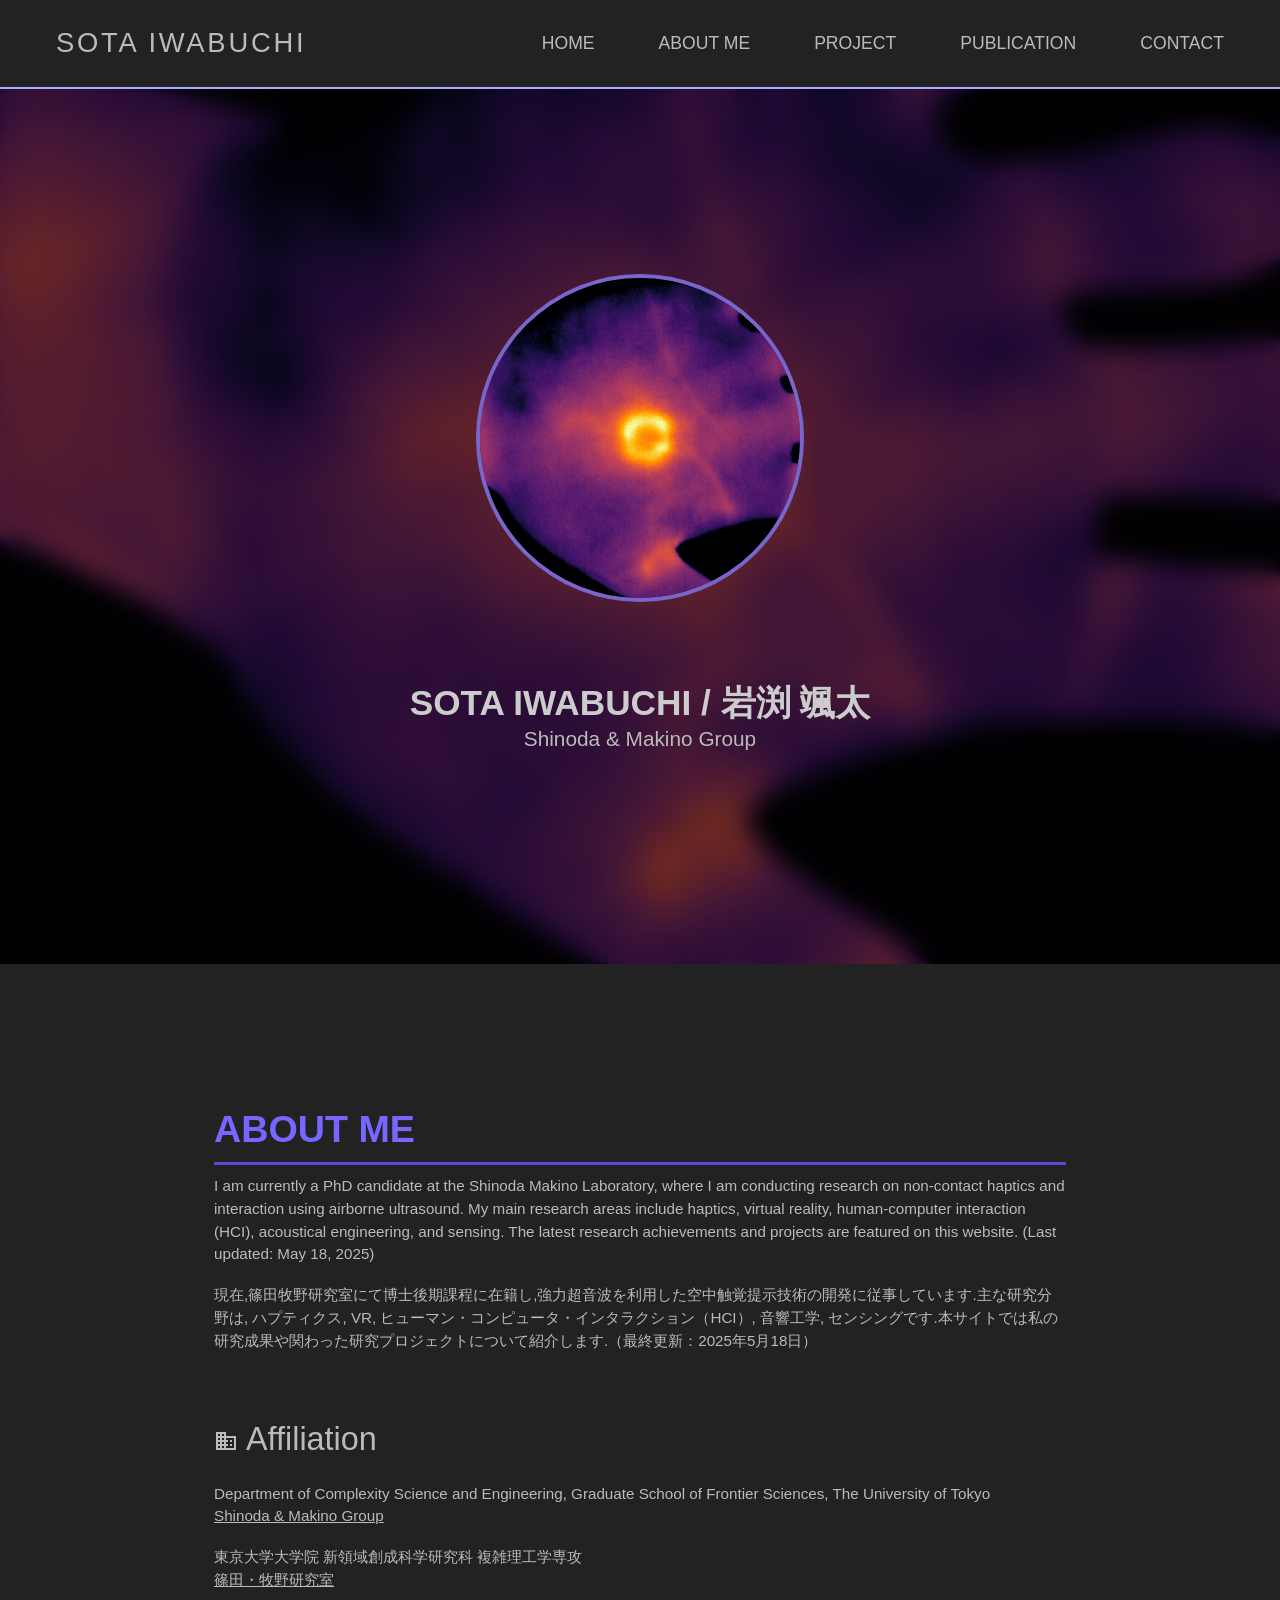
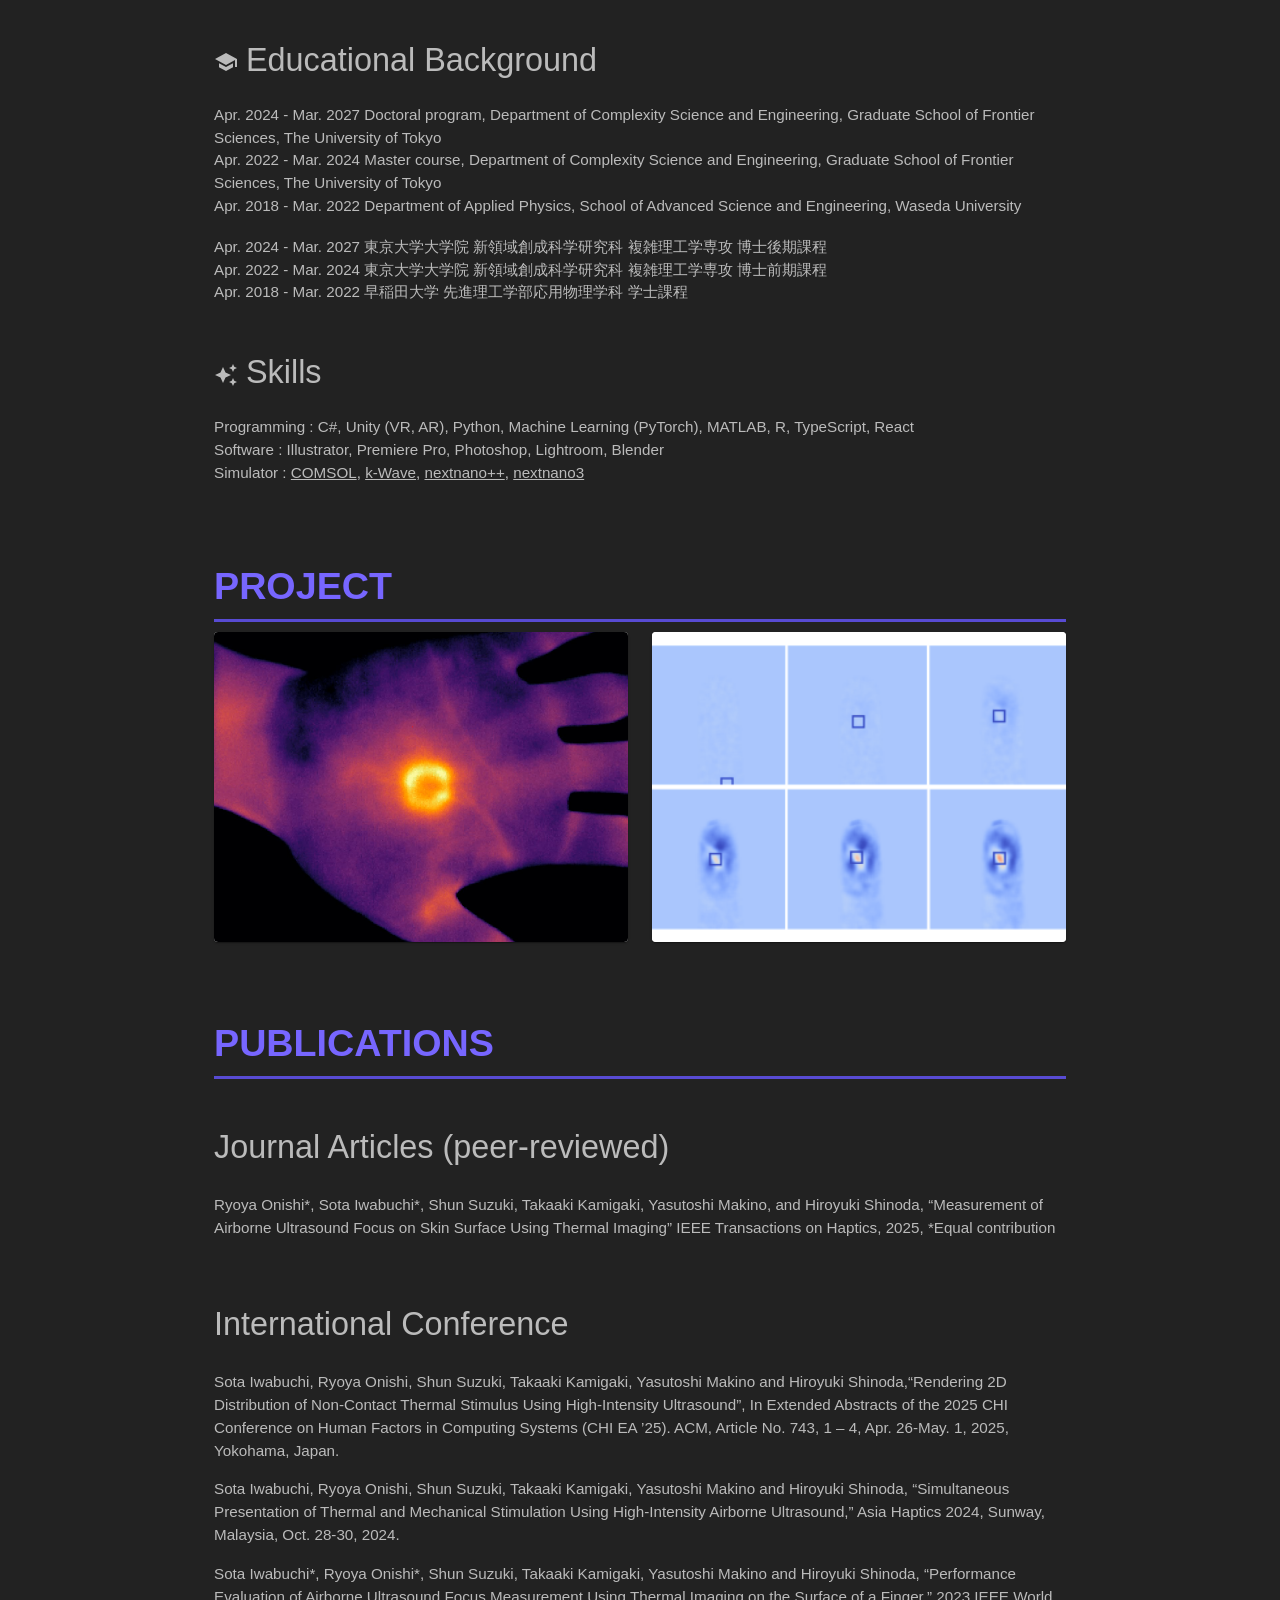
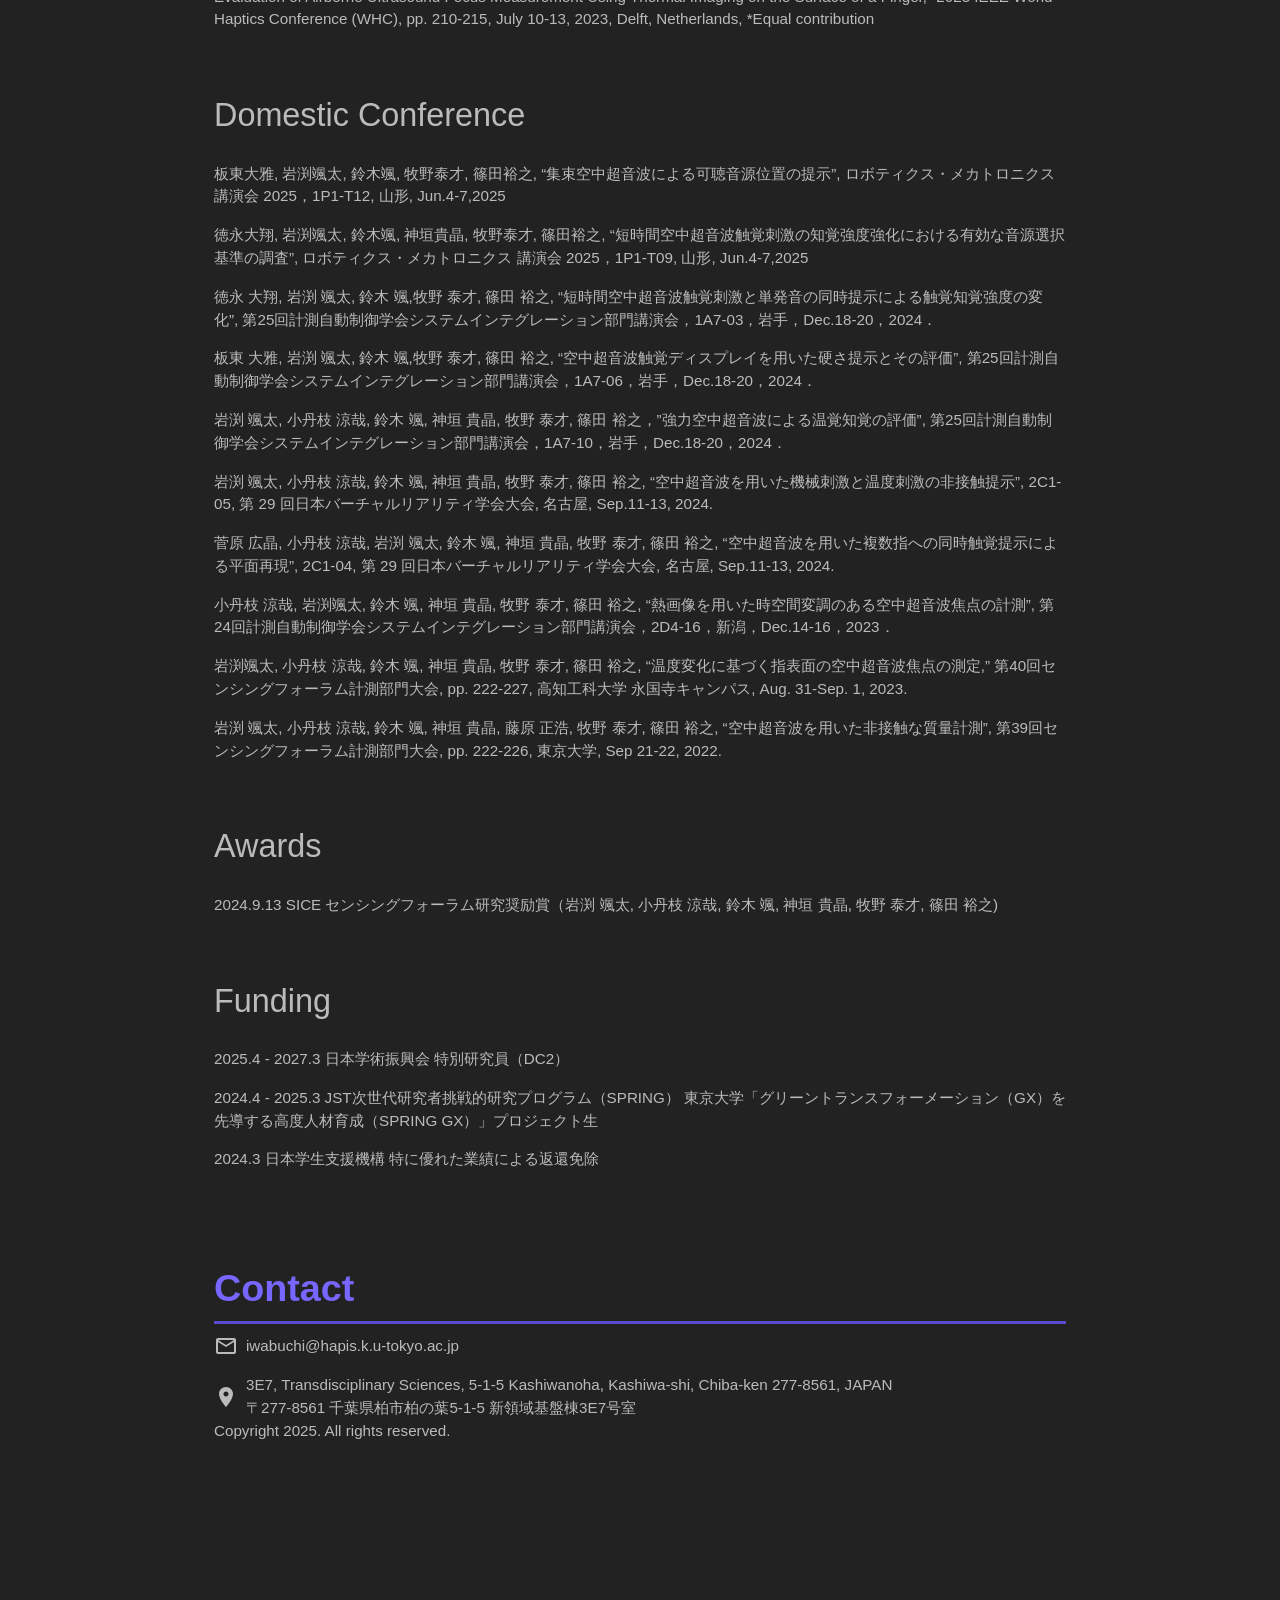
<file: index.html>
<!DOCTYPE html><html lang="en"><head><meta charSet="utf-8"/><meta name="viewport" content="width=device-width, initial-scale=1"/><link rel="preload" as="image" href="./images/ThermalHand.png"/><link rel="preload" as="image" href="./images/FocusMeasurement.png"/><link rel="stylesheet" href="/_next/static/css/f30152c0704fba31.css" data-precedence="next"/><link rel="preload" as="script" fetchPriority="low" href="/_next/static/chunks/webpack-6acfd8bdcf7373ee.js"/><script src="/_next/static/chunks/4bd1b696-ad2abe4f257c152d.js" async=""></script><script src="/_next/static/chunks/684-5dcbdada5c59f0be.js" async=""></script><script src="/_next/static/chunks/main-app-38bd61942a6d34fe.js" async=""></script><script src="/_next/static/chunks/892-c40d90ba729574f8.js" async=""></script><script src="/_next/static/chunks/828-004e32d580f31a77.js" async=""></script><script src="/_next/static/chunks/app/page-4d076bd0401015ed.js" async=""></script><title>Sota Iwabuchi</title><meta name="description" content="Sota Iwabuchi"/><link rel="icon" href="/favicon.ico" type="image/x-icon" sizes="256x199"/><script>document.querySelectorAll('body link[rel="icon"], body link[rel="apple-touch-icon"]').forEach(el => document.head.appendChild(el))</script><script src="/_next/static/chunks/polyfills-42372ed130431b0a.js" noModule=""></script></head><body style="margin:0;background-color:#222222" class="__variable_5cfdac __variable_9a8899 antialiased"><style data-emotion="css ouhggx">.css-ouhggx{min-height:100vh;background-color:#222222;background-image:url(#fff);-webkit-background-size:cover;background-size:cover;background-repeat:no-repeat;}</style><div class="MuiBox-root css-ouhggx"><style data-emotion="css 1yvnx8m">.css-1yvnx8m{display:-webkit-box;display:-webkit-flex;display:-ms-flexbox;display:flex;-webkit-flex-direction:column;-ms-flex-direction:column;flex-direction:column;width:100%;box-sizing:border-box;-webkit-flex-shrink:0;-ms-flex-negative:0;flex-shrink:0;position:fixed;z-index:1100;top:0;left:auto;right:0;--AppBar-background:#FFFFFF;--AppBar-color:rgba(0, 0, 0, 0.87);background-color:var(--AppBar-background);color:var(--AppBar-color);box-shadow:none;background-color:#222222;border-bottom:2px solid #aaaaff;}@media print{.css-1yvnx8m{position:absolute;}}@media (min-width:0px){.css-1yvnx8m{display:none;}}@media (min-width:600px){.css-1yvnx8m{display:-webkit-box;display:-webkit-flex;display:-ms-flexbox;display:flex;}}</style><style data-emotion="css sk8apa">.css-sk8apa{background-color:#fff;color:#BBBBBB;-webkit-transition:box-shadow 300ms cubic-bezier(0.4, 0, 0.2, 1) 0ms;transition:box-shadow 300ms cubic-bezier(0.4, 0, 0.2, 1) 0ms;box-shadow:var(--Paper-shadow);background-image:var(--Paper-overlay);display:-webkit-box;display:-webkit-flex;display:-ms-flexbox;display:flex;-webkit-flex-direction:column;-ms-flex-direction:column;flex-direction:column;width:100%;box-sizing:border-box;-webkit-flex-shrink:0;-ms-flex-negative:0;flex-shrink:0;position:fixed;z-index:1100;top:0;left:auto;right:0;--AppBar-background:#FFFFFF;--AppBar-color:rgba(0, 0, 0, 0.87);background-color:var(--AppBar-background);color:var(--AppBar-color);box-shadow:none;background-color:#222222;border-bottom:2px solid #aaaaff;}@media print{.css-sk8apa{position:absolute;}}@media (min-width:0px){.css-sk8apa{display:none;}}@media (min-width:600px){.css-sk8apa{display:-webkit-box;display:-webkit-flex;display:-ms-flexbox;display:flex;}}</style><header class="MuiPaper-root MuiPaper-elevation MuiPaper-elevation4 MuiAppBar-root MuiAppBar-colorPrimary MuiAppBar-positionFixed mui-fixed css-sk8apa" style="--Paper-shadow:0px 2px 4px -1px rgba(0,0,0,0.2),0px 4px 5px 0px rgba(0,0,0,0.14),0px 1px 10px 0px rgba(0,0,0,0.12)"><style data-emotion="css awgou1">.css-awgou1{position:relative;display:-webkit-box;display:-webkit-flex;display:-ms-flexbox;display:flex;-webkit-align-items:center;-webkit-box-align:center;-ms-flex-align:center;align-items:center;padding-left:16px;padding-right:16px;min-height:56px;}@media (min-width:600px){.css-awgou1{padding-left:24px;padding-right:24px;}}@media (min-width:0px){@media (orientation: landscape){.css-awgou1{min-height:48px;}}}@media (min-width:600px){.css-awgou1{min-height:64px;}}</style><div class="MuiToolbar-root MuiToolbar-gutters MuiToolbar-regular css-awgou1"><style data-emotion="css 189ygou">.css-189ygou{width:100%;max-width:1500px;margin-left:auto;margin-right:auto;display:-webkit-box;display:-webkit-flex;display:-ms-flexbox;display:flex;-webkit-box-pack:justify;-webkit-justify-content:space-between;justify-content:space-between;-webkit-align-items:center;-webkit-box-align:center;-ms-flex-align:center;align-items:center;padding-top:12px;padding-bottom:12px;}</style><div class="MuiBox-root css-189ygou"><style data-emotion="css s44k9p">.css-s44k9p{margin:0;font-size:1.35rem;font-family:Arial,sans-serif;letter-spacing:0.1em;color:#BBBBBB;font-weight:300;line-height:1.167;margin-left:2rem;font-size:1.5rem;}@media (min-width:600px){.css-s44k9p{font-size:1.4996rem;}}@media (min-width:900px){.css-s44k9p{font-size:1.7138rem;}}@media (min-width:1200px){.css-s44k9p{font-size:1.7138rem;}}@media (min-width:0px){.css-s44k9p{display:none;}}@media (min-width:600px){.css-s44k9p{display:block;}}</style><h1 class="MuiTypography-root MuiTypography-h1 css-s44k9p">SOTA IWABUCHI</h1><style data-emotion="css 70qvj9">.css-70qvj9{display:-webkit-box;display:-webkit-flex;display:-ms-flexbox;display:flex;-webkit-align-items:center;-webkit-box-align:center;-ms-flex-align:center;align-items:center;}</style><div class="MuiBox-root css-70qvj9"><style data-emotion="css rntpfg">@media (min-width:0px){.css-rntpfg{display:none;}}@media (min-width:600px){.css-rntpfg{display:-webkit-box;display:-webkit-flex;display:-ms-flexbox;display:flex;}}</style><div class="MuiBox-root css-rntpfg"><style data-emotion="css 1cxxpzq">.css-1cxxpzq{font-family:inherit;font-weight:500;font-size:0.875rem;line-height:1.75;text-transform:uppercase;min-width:64px;padding:6px 16px;border:0;border-radius:4px;-webkit-transition:background-color 250ms cubic-bezier(0.4, 0, 0.2, 1) 0ms,box-shadow 250ms cubic-bezier(0.4, 0, 0.2, 1) 0ms,border-color 250ms cubic-bezier(0.4, 0, 0.2, 1) 0ms,color 250ms cubic-bezier(0.4, 0, 0.2, 1) 0ms;transition:background-color 250ms cubic-bezier(0.4, 0, 0.2, 1) 0ms,box-shadow 250ms cubic-bezier(0.4, 0, 0.2, 1) 0ms,border-color 250ms cubic-bezier(0.4, 0, 0.2, 1) 0ms,color 250ms cubic-bezier(0.4, 0, 0.2, 1) 0ms;padding:6px 8px;color:var(--variant-textColor);background-color:var(--variant-textBg);--variant-textColor:#FFFFFF;--variant-outlinedColor:#FFFFFF;--variant-outlinedBorder:rgba(255, 255, 255, 0.5);--variant-containedColor:rgba(0, 0, 0, 0.87);--variant-containedBg:#FFFFFF;-webkit-transition:background-color 250ms cubic-bezier(0.4, 0, 0.2, 1) 0ms,box-shadow 250ms cubic-bezier(0.4, 0, 0.2, 1) 0ms,border-color 250ms cubic-bezier(0.4, 0, 0.2, 1) 0ms;transition:background-color 250ms cubic-bezier(0.4, 0, 0.2, 1) 0ms,box-shadow 250ms cubic-bezier(0.4, 0, 0.2, 1) 0ms,border-color 250ms cubic-bezier(0.4, 0, 0.2, 1) 0ms;color:#BBBBBB;margin-left:16px;margin-right:16px;font-size:1.1rem;font-family:Arial,sans-serif;padding:1rem 1rem;}.css-1cxxpzq:hover{-webkit-text-decoration:none;text-decoration:none;}.css-1cxxpzq.Mui-disabled{color:rgba(0, 0, 0, 0.26);}@media (hover: hover){.css-1cxxpzq:hover{--variant-containedBg:rgb(178, 178, 178);--variant-textBg:rgba(255, 255, 255, 0.04);--variant-outlinedBorder:#FFFFFF;--variant-outlinedBg:rgba(255, 255, 255, 0.04);}}.css-1cxxpzq.MuiButton-loading{color:transparent;}.css-1cxxpzq:hover{background-color:rgba(210, 210, 210, 0.4);}.css-1cxxpzq:hover{color:#ffffff;}</style><style data-emotion="css 1gvcycg">.css-1gvcycg{display:-webkit-inline-box;display:-webkit-inline-flex;display:-ms-inline-flexbox;display:inline-flex;-webkit-align-items:center;-webkit-box-align:center;-ms-flex-align:center;align-items:center;-webkit-box-pack:center;-ms-flex-pack:center;-webkit-justify-content:center;justify-content:center;position:relative;box-sizing:border-box;-webkit-tap-highlight-color:transparent;background-color:transparent;outline:0;border:0;margin:0;border-radius:0;padding:0;cursor:pointer;-webkit-user-select:none;-moz-user-select:none;-ms-user-select:none;user-select:none;vertical-align:middle;-moz-appearance:none;-webkit-appearance:none;-webkit-text-decoration:none;text-decoration:none;color:inherit;font-family:inherit;font-weight:500;font-size:0.875rem;line-height:1.75;text-transform:uppercase;min-width:64px;padding:6px 16px;border:0;border-radius:4px;-webkit-transition:background-color 250ms cubic-bezier(0.4, 0, 0.2, 1) 0ms,box-shadow 250ms cubic-bezier(0.4, 0, 0.2, 1) 0ms,border-color 250ms cubic-bezier(0.4, 0, 0.2, 1) 0ms,color 250ms cubic-bezier(0.4, 0, 0.2, 1) 0ms;transition:background-color 250ms cubic-bezier(0.4, 0, 0.2, 1) 0ms,box-shadow 250ms cubic-bezier(0.4, 0, 0.2, 1) 0ms,border-color 250ms cubic-bezier(0.4, 0, 0.2, 1) 0ms,color 250ms cubic-bezier(0.4, 0, 0.2, 1) 0ms;padding:6px 8px;color:var(--variant-textColor);background-color:var(--variant-textBg);--variant-textColor:#FFFFFF;--variant-outlinedColor:#FFFFFF;--variant-outlinedBorder:rgba(255, 255, 255, 0.5);--variant-containedColor:rgba(0, 0, 0, 0.87);--variant-containedBg:#FFFFFF;-webkit-transition:background-color 250ms cubic-bezier(0.4, 0, 0.2, 1) 0ms,box-shadow 250ms cubic-bezier(0.4, 0, 0.2, 1) 0ms,border-color 250ms cubic-bezier(0.4, 0, 0.2, 1) 0ms;transition:background-color 250ms cubic-bezier(0.4, 0, 0.2, 1) 0ms,box-shadow 250ms cubic-bezier(0.4, 0, 0.2, 1) 0ms,border-color 250ms cubic-bezier(0.4, 0, 0.2, 1) 0ms;color:#BBBBBB;margin-left:16px;margin-right:16px;font-size:1.1rem;font-family:Arial,sans-serif;padding:1rem 1rem;}.css-1gvcycg::-moz-focus-inner{border-style:none;}.css-1gvcycg.Mui-disabled{pointer-events:none;cursor:default;}@media print{.css-1gvcycg{-webkit-print-color-adjust:exact;color-adjust:exact;}}.css-1gvcycg:hover{-webkit-text-decoration:none;text-decoration:none;}.css-1gvcycg.Mui-disabled{color:rgba(0, 0, 0, 0.26);}@media (hover: hover){.css-1gvcycg:hover{--variant-containedBg:rgb(178, 178, 178);--variant-textBg:rgba(255, 255, 255, 0.04);--variant-outlinedBorder:#FFFFFF;--variant-outlinedBg:rgba(255, 255, 255, 0.04);}}.css-1gvcycg.MuiButton-loading{color:transparent;}.css-1gvcycg:hover{background-color:rgba(210, 210, 210, 0.4);}.css-1gvcycg:hover{color:#ffffff;}</style><button class="MuiButtonBase-root MuiButton-root MuiButton-text MuiButton-textPrimary MuiButton-sizeMedium MuiButton-textSizeMedium MuiButton-colorPrimary MuiButton-root MuiButton-text MuiButton-textPrimary MuiButton-sizeMedium MuiButton-textSizeMedium MuiButton-colorPrimary css-1gvcycg" tabindex="0" type="button">Home</button><button class="MuiButtonBase-root MuiButton-root MuiButton-text MuiButton-textPrimary MuiButton-sizeMedium MuiButton-textSizeMedium MuiButton-colorPrimary MuiButton-root MuiButton-text MuiButton-textPrimary MuiButton-sizeMedium MuiButton-textSizeMedium MuiButton-colorPrimary css-1gvcycg" tabindex="0" type="button">About Me</button><button class="MuiButtonBase-root MuiButton-root MuiButton-text MuiButton-textPrimary MuiButton-sizeMedium MuiButton-textSizeMedium MuiButton-colorPrimary MuiButton-root MuiButton-text MuiButton-textPrimary MuiButton-sizeMedium MuiButton-textSizeMedium MuiButton-colorPrimary css-1gvcycg" tabindex="0" type="button">Project</button><button class="MuiButtonBase-root MuiButton-root MuiButton-text MuiButton-textPrimary MuiButton-sizeMedium MuiButton-textSizeMedium MuiButton-colorPrimary MuiButton-root MuiButton-text MuiButton-textPrimary MuiButton-sizeMedium MuiButton-textSizeMedium MuiButton-colorPrimary css-1gvcycg" tabindex="0" type="button">Publication</button><button class="MuiButtonBase-root MuiButton-root MuiButton-text MuiButton-textPrimary MuiButton-sizeMedium MuiButton-textSizeMedium MuiButton-colorPrimary MuiButton-root MuiButton-text MuiButton-textPrimary MuiButton-sizeMedium MuiButton-textSizeMedium MuiButton-colorPrimary css-1gvcycg" tabindex="0" type="button">Contact</button></div></div></div></div></header><style data-emotion="css 1stjfw5">.css-1stjfw5{text-align:center;-webkit-flex:0 0 auto;-ms-flex:0 0 auto;flex:0 0 auto;font-size:1.5rem;padding:8px;border-radius:50%;color:rgba(0, 0, 0, 0.54);-webkit-transition:background-color 150ms cubic-bezier(0.4, 0, 0.2, 1) 0ms;transition:background-color 150ms cubic-bezier(0.4, 0, 0.2, 1) 0ms;--IconButton-hoverBg:rgba(0, 0, 0, 0.04);color:#BBBBBB;position:fixed;top:10px;right:10px;z-index:1100;font-size:40px;}.css-1stjfw5:hover{background-color:var(--IconButton-hoverBg);}@media (hover: none){.css-1stjfw5:hover{background-color:transparent;}}.css-1stjfw5.Mui-disabled{background-color:transparent;color:rgba(0, 0, 0, 0.26);}.css-1stjfw5.MuiIconButton-loading{color:transparent;}@media (min-width:0px){.css-1stjfw5{display:block;}}@media (min-width:600px){.css-1stjfw5{display:none;}}</style><style data-emotion="css 6qxid8">.css-6qxid8{display:-webkit-inline-box;display:-webkit-inline-flex;display:-ms-inline-flexbox;display:inline-flex;-webkit-align-items:center;-webkit-box-align:center;-ms-flex-align:center;align-items:center;-webkit-box-pack:center;-ms-flex-pack:center;-webkit-justify-content:center;justify-content:center;position:relative;box-sizing:border-box;-webkit-tap-highlight-color:transparent;background-color:transparent;outline:0;border:0;margin:0;border-radius:0;padding:0;cursor:pointer;-webkit-user-select:none;-moz-user-select:none;-ms-user-select:none;user-select:none;vertical-align:middle;-moz-appearance:none;-webkit-appearance:none;-webkit-text-decoration:none;text-decoration:none;color:inherit;text-align:center;-webkit-flex:0 0 auto;-ms-flex:0 0 auto;flex:0 0 auto;font-size:1.5rem;padding:8px;border-radius:50%;color:rgba(0, 0, 0, 0.54);-webkit-transition:background-color 150ms cubic-bezier(0.4, 0, 0.2, 1) 0ms;transition:background-color 150ms cubic-bezier(0.4, 0, 0.2, 1) 0ms;--IconButton-hoverBg:rgba(0, 0, 0, 0.04);color:#BBBBBB;position:fixed;top:10px;right:10px;z-index:1100;font-size:40px;}.css-6qxid8::-moz-focus-inner{border-style:none;}.css-6qxid8.Mui-disabled{pointer-events:none;cursor:default;}@media print{.css-6qxid8{-webkit-print-color-adjust:exact;color-adjust:exact;}}.css-6qxid8:hover{background-color:var(--IconButton-hoverBg);}@media (hover: none){.css-6qxid8:hover{background-color:transparent;}}.css-6qxid8.Mui-disabled{background-color:transparent;color:rgba(0, 0, 0, 0.26);}.css-6qxid8.MuiIconButton-loading{color:transparent;}@media (min-width:0px){.css-6qxid8{display:block;}}@media (min-width:600px){.css-6qxid8{display:none;}}</style><button class="MuiButtonBase-root MuiIconButton-root MuiIconButton-sizeMedium css-6qxid8" tabindex="0" type="button"><style data-emotion="css 2bffa6">.css-2bffa6{-webkit-user-select:none;-moz-user-select:none;-ms-user-select:none;user-select:none;width:1em;height:1em;display:inline-block;-webkit-flex-shrink:0;-ms-flex-negative:0;flex-shrink:0;-webkit-transition:fill 200ms cubic-bezier(0.4, 0, 0.2, 1) 0ms;transition:fill 200ms cubic-bezier(0.4, 0, 0.2, 1) 0ms;fill:currentColor;font-size:1.5rem;font-size:40px;}</style><svg class="MuiSvgIcon-root MuiSvgIcon-fontSizeMedium css-2bffa6" focusable="false" aria-hidden="true" viewBox="0 0 24 24"><path d="M3 18h18v-2H3zm0-5h18v-2H3zm0-7v2h18V6z"></path></svg></button><style data-emotion="css e2b5nk">.css-e2b5nk{position:relative;min-height:100vh;background-image:url("./images/ThermalHand.png");-webkit-background-size:cover;background-size:cover;-webkit-background-position:center;background-position:center;background-repeat:no-repeat;}.css-e2b5nk::after{content:"";position:absolute;top:0;left:0;width:100%;height:100%;background-color:rgba(0, 0, 0, 0.5);z-index:1;}</style><div class="MuiBox-root css-e2b5nk" id="home"><style data-emotion="css 1wzat2f">.css-1wzat2f{position:relative;z-index:2;display:-webkit-box;display:-webkit-flex;display:-ms-flexbox;display:flex;-webkit-flex-direction:column;-ms-flex-direction:column;flex-direction:column;-webkit-align-items:center;-webkit-box-align:center;-ms-flex-align:center;align-items:center;-webkit-box-pack:center;-ms-flex-pack:center;-webkit-justify-content:center;justify-content:center;min-height:100vh;text-align:center;padding-top:64px;-webkit-backdrop-filter:blur(12px);backdrop-filter:blur(12px);}</style><div class="MuiBox-root css-1wzat2f"><style data-emotion="css 1kq003z">.css-1kq003z{border-radius:50%;overflow:hidden;border:4px solid #7766CC;}@media (min-width:0px){.css-1kq003z{width:250px;height:250px;}}@media (min-width:600px){.css-1kq003z{width:320px;height:320px;}}</style><div class="MuiBox-root css-1kq003z"><img src="./images/ThermalHand.png" alt="Sota Iwabuchi" style="width:100%;height:100%;object-fit:cover"/></div><style data-emotion="css a4pl8s">.css-a4pl8s{margin:0;font-family:Arial,sans-serif;color:#7766FF;font-weight:bold;margin-top:5rem;font-size:1.65rem;line-height:1.167;color:#CCCCCC;}@media (min-width:600px){.css-a4pl8s{font-size:1.928rem;}}@media (min-width:900px){.css-a4pl8s{font-size:2.1422rem;}}@media (min-width:1200px){.css-a4pl8s{font-size:2.3565rem;}}@media (min-width:0px){.css-a4pl8s{font-size:1.6rem;}}@media (min-width:600px){.css-a4pl8s{font-size:2.2rem;}}</style><h3 class="MuiTypography-root MuiTypography-h3 css-a4pl8s">SOTA IWABUCHI / 岩渕 颯太</h3><style data-emotion="css 8mnnpz">.css-8mnnpz{margin:0;font-family:Noto-sans,sans-serif;color:#BBBBBB;font-size:0.95rem;font-weight:400;line-height:1.5;font-size:1.3rem;}</style><p class="MuiTypography-root MuiTypography-body1 css-8mnnpz">Shinoda &amp; Makino Group</p></div></div><style data-emotion="css 1wfq688">.css-1wfq688{width:100%;margin-left:auto;box-sizing:border-box;margin-right:auto;padding-left:16px;padding-right:16px;padding-top:64px;padding-bottom:64px;}@media (min-width:600px){.css-1wfq688{padding-left:24px;padding-right:24px;}}@media (min-width:900px){.css-1wfq688{max-width:900px;}}</style><div class="MuiContainer-root MuiContainer-maxWidthMd css-1wfq688"><div class="MuiBox-root css-0"><style data-emotion="css 1lcng1h">@media (min-width:0px){.css-1lcng1h{scroll-margin-top:50px;}}@media (min-width:600px){.css-1lcng1h{scroll-margin-top:100px;}}</style><div class="MuiBox-root css-1lcng1h" id="about-me"><style data-emotion="css p4u4s9">.css-p4u4s9{margin:0;font-family:Arial,sans-serif;color:#7766FF;font-weight:bold;margin-top:5rem;font-size:1.65rem;line-height:1.167;}@media (min-width:600px){.css-p4u4s9{font-size:1.928rem;}}@media (min-width:900px){.css-p4u4s9{font-size:2.1422rem;}}@media (min-width:1200px){.css-p4u4s9{font-size:2.3565rem;}}</style><h3 class="MuiTypography-root MuiTypography-h3 css-p4u4s9">ABOUT ME</h3><style data-emotion="css 1fot25t">.css-1fot25t{border-top:3px solid #000;width:100%;margin:10px 0;border-color:#6655FF;opacity:0.8;}</style><div class="MuiBox-root css-1fot25t"></div><style data-emotion="css gk8we">.css-gk8we{margin:0;font-family:Noto-sans,sans-serif;color:#BBBBBB;font-size:0.95rem;font-weight:400;line-height:1.5;}</style><p class="MuiTypography-root MuiTypography-body1 css-gk8we">I am currently a PhD candidate at the Shinoda Makino Laboratory, where I am conducting research on non-contact haptics and interaction using airborne ultrasound. My main research areas include haptics, virtual reality, human-computer interaction (HCI), acoustical engineering, and sensing. The latest research achievements and projects are featured on this website. (Last updated: May 18, 2025)</p><br/><p class="MuiTypography-root MuiTypography-body1 css-gk8we">現在,篠田牧野研究室にて博士後期課程に在籍し,強力超音波を利用した空中触覚提示技術の開発に従事しています.主な研究分野は, ハプティクス, VR, ヒューマン・コンピュータ・インタラクション（HCI）, 音響工学, センシングです.本サイトでは私の研究成果や関わった研究プロジェクトについて紹介します.（最終更新：2025年5月18日）</p><br/><style data-emotion="css zdqbbv">.css-zdqbbv{margin:0;font-family:Calibri,sans-serif;color:#BBBBBB;margin-top:3rem;font-size:1.5rem;font-weight:400;line-height:1.235;margin-bottom:1.5rem;}@media (min-width:600px){.css-zdqbbv{font-size:1.8219rem;}}@media (min-width:900px){.css-zdqbbv{font-size:1.8219rem;}}@media (min-width:1200px){.css-zdqbbv{font-size:2.0243rem;}}</style><h4 class="MuiTypography-root MuiTypography-h4 css-zdqbbv"><style data-emotion="css b7qug0">.css-b7qug0{-webkit-user-select:none;-moz-user-select:none;-ms-user-select:none;user-select:none;width:1em;height:1em;display:inline-block;-webkit-flex-shrink:0;-ms-flex-negative:0;flex-shrink:0;-webkit-transition:fill 200ms cubic-bezier(0.4, 0, 0.2, 1) 0ms;transition:fill 200ms cubic-bezier(0.4, 0, 0.2, 1) 0ms;fill:currentColor;font-size:1.5rem;font-size:24px;vertical-align:middle;margin-right:8px;}</style><svg class="MuiSvgIcon-root MuiSvgIcon-fontSizeMedium css-b7qug0" focusable="false" aria-hidden="true" viewBox="0 0 24 24"><path d="M12 7V3H2v18h20V7zM6 19H4v-2h2zm0-4H4v-2h2zm0-4H4V9h2zm0-4H4V5h2zm4 12H8v-2h2zm0-4H8v-2h2zm0-4H8V9h2zm0-4H8V5h2zm10 12h-8v-2h2v-2h-2v-2h2v-2h-2V9h8zm-2-8h-2v2h2zm0 4h-2v2h2z"></path></svg>Affiliation</h4><p class="MuiTypography-root MuiTypography-body1 css-gk8we">Department of Complexity Science and Engineering, Graduate School of Frontier Sciences, The University of Tokyo</p><style data-emotion="css 1iyvtc4">.css-1iyvtc4{margin:0;font-family:Noto-sans,sans-serif;color:#BBBBBB;font-size:0.95rem;font-weight:400;line-height:1.5;-webkit-text-decoration:underline;text-decoration:underline;}.css-1iyvtc4:hover{-webkit-text-decoration:underline;text-decoration:underline;color:#6655FF;}</style><a class="MuiTypography-root MuiTypography-body1 css-1iyvtc4" href="https://hapislab.org/en/">Shinoda &amp; Makino Group</a><br/><br/><p class="MuiTypography-root MuiTypography-body1 css-gk8we">東京大学大学院 新領域創成科学研究科 複雑理工学専攻</p><a class="MuiTypography-root MuiTypography-body1 css-1iyvtc4" href="https://hapislab.org/en/">篠田・牧野研究室</a><h4 class="MuiTypography-root MuiTypography-h4 css-zdqbbv"><svg class="MuiSvgIcon-root MuiSvgIcon-fontSizeMedium css-b7qug0" focusable="false" aria-hidden="true" viewBox="0 0 24 24"><path d="M5 13.18v4L12 21l7-3.82v-4L12 17zM12 3 1 9l11 6 9-4.91V17h2V9z"></path></svg>Educational Background</h4><p class="MuiTypography-root MuiTypography-body1 css-gk8we">Apr. 2024 - Mar. 2027 Doctoral program, Department of Complexity Science and Engineering, Graduate School of Frontier Sciences, The University of Tokyo</p><p class="MuiTypography-root MuiTypography-body1 css-gk8we">Apr. 2022 - Mar. 2024 Master course, Department of Complexity Science and Engineering, Graduate School of Frontier Sciences, The University of Tokyo</p><p class="MuiTypography-root MuiTypography-body1 css-gk8we">Apr. 2018 - Mar. 2022 Department of Applied Physics, School of Advanced Science and Engineering, Waseda University</p><br/><p class="MuiTypography-root MuiTypography-body1 css-gk8we">Apr. 2024 - Mar. 2027 東京大学大学院 新領域創成科学研究科 複雑理工学専攻 博士後期課程</p><p class="MuiTypography-root MuiTypography-body1 css-gk8we">Apr. 2022 - Mar. 2024 東京大学大学院 新領域創成科学研究科 複雑理工学専攻 博士前期課程</p><p class="MuiTypography-root MuiTypography-body1 css-gk8we">Apr. 2018 - Mar. 2022 早稲田大学 先進理工学部応用物理学科 学士課程</p><h4 class="MuiTypography-root MuiTypography-h4 css-zdqbbv"><svg class="MuiSvgIcon-root MuiSvgIcon-fontSizeMedium css-b7qug0" focusable="false" aria-hidden="true" viewBox="0 0 24 24"><path d="m19 9 1.25-2.75L23 5l-2.75-1.25L19 1l-1.25 2.75L15 5l2.75 1.25zm-7.5.5L9 4 6.5 9.5 1 12l5.5 2.5L9 20l2.5-5.5L17 12zM19 15l-1.25 2.75L15 19l2.75 1.25L19 23l1.25-2.75L23 19l-2.75-1.25z"></path></svg>Skills</h4><p class="MuiTypography-root MuiTypography-body1 css-gk8we">Programming : C#, Unity (VR, AR), Python, Machine Learning (PyTorch), MATLAB, R, TypeScript, React</p><p class="MuiTypography-root MuiTypography-body1 css-gk8we">Software : Illustrator, Premiere Pro, Photoshop, Lightroom, Blender</p><p class="MuiTypography-root MuiTypography-body1 css-gk8we">Simulator :<!-- --> <a class="MuiTypography-root MuiTypography-body1 css-1iyvtc4" href="https://www.comsol.com/">COMSOL</a>,<!-- --> <a class="MuiTypography-root MuiTypography-body1 css-1iyvtc4" href="https://jp.mathworks.com/matlabcentral/fileexchange/120178-k-wave?s_tid=FX_rc3_behav">k-Wave</a>,<!-- --> <a class="MuiTypography-root MuiTypography-body1 css-1iyvtc4" href="https://www.nextnano.com/documentation/tools/nextnanoplus/">nextnano++</a>,<!-- --> <a class="MuiTypography-root MuiTypography-body1 css-1iyvtc4" href="https://www.nextnano.com/documentation/tools/nextnano3/index.html">nextnano3</a></p></div></div><div class="MuiBox-root css-1lcng1h" id="project"><h3 class="MuiTypography-root MuiTypography-h3 css-p4u4s9">PROJECT</h3><div class="MuiBox-root css-1fot25t"></div><style data-emotion="css 1mzrzoc">.css-1mzrzoc{display:grid;gap:24px;padding:0px;}@media (min-width:0px){.css-1mzrzoc{grid-template-columns:1fr;}}@media (min-width:600px){.css-1mzrzoc{grid-template-columns:repeat(2, 1fr);}}</style><div class="MuiBox-root css-1mzrzoc"><a href="https://dl.acm.org/doi/10.1145/3706599.3721160"><style data-emotion="css 115xjel">.css-115xjel{overflow:hidden;position:relative;max-width:1000px;cursor:pointer;overflow:hidden;}.css-115xjel:hover .overlay{opacity:0.25;}.css-115xjel:hover .caption{opacity:1;}</style><style data-emotion="css wz86eu">.css-wz86eu{background-color:#fff;color:#BBBBBB;-webkit-transition:box-shadow 300ms cubic-bezier(0.4, 0, 0.2, 1) 0ms;transition:box-shadow 300ms cubic-bezier(0.4, 0, 0.2, 1) 0ms;border-radius:4px;box-shadow:var(--Paper-shadow);background-image:var(--Paper-overlay);overflow:hidden;position:relative;max-width:1000px;cursor:pointer;overflow:hidden;}.css-wz86eu:hover .overlay{opacity:0.25;}.css-wz86eu:hover .caption{opacity:1;}</style><div class="MuiPaper-root MuiPaper-elevation MuiPaper-rounded MuiPaper-elevation1 MuiCard-root css-wz86eu" style="--Paper-shadow:0px 2px 1px -1px rgba(0,0,0,0.2),0px 1px 1px 0px rgba(0,0,0,0.14),0px 1px 3px 0px rgba(0,0,0,0.12)"><style data-emotion="css kho88s">.css-kho88s{display:block;-webkit-background-size:cover;background-size:cover;background-repeat:no-repeat;-webkit-background-position:center;background-position:center;width:100%;object-fit:cover;-webkit-transition:filter 0.3s,-webkit-transform 0.3s;transition:filter 0.3s,transform 0.3s;aspect-ratio:4/3;}.css-kho88s:hover{-webkit-filter:grayscale(10%) blur(3px);filter:grayscale(10%) blur(3px);-webkit-transform:scale(1.1);-moz-transform:scale(1.1);-ms-transform:scale(1.1);transform:scale(1.1);}</style><img class="MuiCardMedia-root MuiCardMedia-media MuiCardMedia-img css-kho88s" src="./images/ThermalHand.png" alt="Image 1"/><style data-emotion="css 2nya7a">.css-2nya7a{position:absolute;top:0;left:0;width:100%;height:100%;background-color:#000;opacity:0;-webkit-transition:opacity 0.3s;transition:opacity 0.3s;pointer-events:none;}</style><div class="overlay MuiBox-root css-2nya7a"></div><style data-emotion="css 1nscv1d">.css-1nscv1d{position:absolute;top:5rem;left:3rem;opacity:0;-webkit-transition:opacity 0.3s;transition:opacity 0.3s;pointer-events:none;}@media (min-width:0px){.css-1nscv1d{right:5rem;}}@media (min-width:600px){.css-1nscv1d{right:2rem;}}@media (min-width:900px){.css-1nscv1d{right:7rem;}}</style><div class="caption MuiBox-root css-1nscv1d"><style data-emotion="css 1pgjxau">.css-1pgjxau{margin:0;font-family:Noto-sans,sans-serif;color:#BBBBBB;font-size:0.95rem;font-weight:400;line-height:1.5;color:white;font-family:Arial,sans-serif;font-weight:700;line-height:1.5rem;}@media (min-width:0px){.css-1pgjxau{font-size:0.9rem;}}@media (min-width:600px){.css-1pgjxau{font-size:0.8rem;}}@media (min-width:900px){.css-1pgjxau{font-size:0.9rem;}}</style><p class="MuiTypography-root MuiTypography-body1 css-1pgjxau">Rendering 2D Distribution of Non-Contact Thermal Stimulus Using High-Intensity Ultrasound</p><style data-emotion="css 1ug6xrg">.css-1ug6xrg{margin:0;font-family:inherit;font-weight:400;font-size:0.875rem;line-height:1.43;color:white;font-family:Arial,sans-serif;font-weight:700;margin-top:1rem;}@media (min-width:0px){.css-1ug6xrg{font-size:0.8rem;}}@media (min-width:600px){.css-1ug6xrg{font-size:0.8rem;}}@media (min-width:900px){.css-1ug6xrg{font-size:0.9rem;}}</style><p class="MuiTypography-root MuiTypography-body2 css-1ug6xrg">2025</p></div></div></a><a href="https://ieeexplore.ieee.org/document/10906472"><div class="MuiPaper-root MuiPaper-elevation MuiPaper-rounded MuiPaper-elevation1 MuiCard-root css-wz86eu" style="--Paper-shadow:0px 2px 1px -1px rgba(0,0,0,0.2),0px 1px 1px 0px rgba(0,0,0,0.14),0px 1px 3px 0px rgba(0,0,0,0.12)"><img class="MuiCardMedia-root MuiCardMedia-media MuiCardMedia-img css-kho88s" src="./images/FocusMeasurement.png" alt="Image 2"/><div class="overlay MuiBox-root css-2nya7a"></div><div class="caption MuiBox-root css-1nscv1d"><p class="MuiTypography-root MuiTypography-body1 css-1pgjxau">Measurement of Airborne Ultrasound Focus on Skin Surface Using Thermal Imaging</p><p class="MuiTypography-root MuiTypography-body2 css-1ug6xrg">2024</p></div></div></a></div></div><div class="MuiBox-root css-1lcng1h" id="publication"><h3 class="MuiTypography-root MuiTypography-h3 css-p4u4s9">PUBLICATIONS</h3><div class="MuiBox-root css-1fot25t"></div><style data-emotion="css h5fkc8">.css-h5fkc8{margin-top:32px;}</style><div class="MuiBox-root css-h5fkc8"><style data-emotion="css 1enzy4l">.css-1enzy4l{margin:0;font-family:Calibri,sans-serif;color:#BBBBBB;margin-top:3rem;font-size:1.5rem;font-weight:400;line-height:1.235;margin-bottom:0.35em;}@media (min-width:600px){.css-1enzy4l{font-size:1.8219rem;}}@media (min-width:900px){.css-1enzy4l{font-size:1.8219rem;}}@media (min-width:1200px){.css-1enzy4l{font-size:2.0243rem;}}</style><h4 class="MuiTypography-root MuiTypography-h4 MuiTypography-gutterBottom css-1enzy4l">Journal Articles (peer-reviewed)</h4><style data-emotion="css 1wduhak">.css-1wduhak{list-style:none;margin:0;padding:0;position:relative;padding-top:8px;padding-bottom:8px;}</style><ul class="MuiList-root MuiList-padding MuiList-dense css-1wduhak"><style data-emotion="css 1e4asso">.css-1e4asso{display:-webkit-box;display:-webkit-flex;display:-ms-flexbox;display:flex;-webkit-box-pack:start;-ms-flex-pack:start;-webkit-justify-content:flex-start;justify-content:flex-start;-webkit-align-items:center;-webkit-box-align:center;-ms-flex-align:center;align-items:center;position:relative;-webkit-text-decoration:none;text-decoration:none;width:100%;box-sizing:border-box;text-align:left;padding-top:8px;padding-bottom:8px;padding-top:4px;padding-bottom:4px;}</style><li class="MuiListItem-root MuiListItem-dense MuiListItem-padding css-1e4asso"><style data-emotion="css 14rdsw0">.css-14rdsw0{-webkit-flex:1 1 auto;-ms-flex:1 1 auto;flex:1 1 auto;min-width:0;margin-top:4px;margin-bottom:4px;}.MuiTypography-root:where(.css-14rdsw0 .MuiListItemText-primary){display:block;}.MuiTypography-root:where(.css-14rdsw0 .MuiListItemText-secondary){display:block;}</style><div class="MuiListItemText-root MuiListItemText-dense css-14rdsw0"><style data-emotion="css 126nb4y">.css-126nb4y{margin:0;font-family:Noto-sans,sans-serif;color:#BBBBBB;font-size:0.95rem;font-weight:400;line-height:1.5;white-space:pre-line;}</style><p class="MuiTypography-root MuiTypography-body1 MuiListItemText-primary css-126nb4y">Ryoya Onishi*, Sota Iwabuchi*, Shun Suzuki, Takaaki Kamigaki, Yasutoshi Makino, and Hiroyuki Shinoda, “Measurement of Airborne Ultrasound Focus on Skin Surface Using Thermal Imaging” IEEE Transactions on Haptics, 2025, *Equal contribution</p></div></li></ul></div><div class="MuiBox-root css-h5fkc8"><h4 class="MuiTypography-root MuiTypography-h4 MuiTypography-gutterBottom css-1enzy4l">International Conference</h4><ul class="MuiList-root MuiList-padding MuiList-dense css-1wduhak"><li class="MuiListItem-root MuiListItem-dense MuiListItem-padding css-1e4asso"><div class="MuiListItemText-root MuiListItemText-dense css-14rdsw0"><p class="MuiTypography-root MuiTypography-body1 MuiListItemText-primary css-126nb4y">Sota Iwabuchi, Ryoya Onishi, Shun Suzuki, Takaaki Kamigaki, Yasutoshi Makino and Hiroyuki Shinoda,“Rendering 2D Distribution of Non-Contact Thermal Stimulus Using High-Intensity Ultrasound”, In Extended Abstracts of the 2025 CHI Conference on Human Factors in Computing Systems (CHI EA ’25). ACM, Article No. 743, 1 – 4, Apr. 26-May. 1, 2025, Yokohama, Japan.</p></div></li><li class="MuiListItem-root MuiListItem-dense MuiListItem-padding css-1e4asso"><div class="MuiListItemText-root MuiListItemText-dense css-14rdsw0"><p class="MuiTypography-root MuiTypography-body1 MuiListItemText-primary css-126nb4y">Sota Iwabuchi, Ryoya Onishi, Shun Suzuki, Takaaki Kamigaki, Yasutoshi Makino and Hiroyuki Shinoda, “Simultaneous Presentation of Thermal and Mechanical Stimulation Using High-Intensity Airborne Ultrasound,” Asia Haptics 2024, Sunway, Malaysia, Oct. 28-30, 2024.</p></div></li><li class="MuiListItem-root MuiListItem-dense MuiListItem-padding css-1e4asso"><div class="MuiListItemText-root MuiListItemText-dense css-14rdsw0"><p class="MuiTypography-root MuiTypography-body1 MuiListItemText-primary css-126nb4y">Sota Iwabuchi*, Ryoya Onishi*, Shun Suzuki, Takaaki Kamigaki, Yasutoshi Makino and Hiroyuki Shinoda, “Performance Evaluation of Airborne Ultrasound Focus Measurement Using Thermal Imaging on the Surface of a Finger,” 2023 IEEE World Haptics Conference (WHC),  pp. 210-215, July 10-13, 2023, Delft, Netherlands, *Equal contribution</p></div></li></ul></div><div class="MuiBox-root css-h5fkc8"><h4 class="MuiTypography-root MuiTypography-h4 MuiTypography-gutterBottom css-1enzy4l">Domestic Conference</h4><ul class="MuiList-root MuiList-padding MuiList-dense css-1wduhak"><li class="MuiListItem-root MuiListItem-dense MuiListItem-padding css-1e4asso"><div class="MuiListItemText-root MuiListItemText-dense css-14rdsw0"><p class="MuiTypography-root MuiTypography-body1 MuiListItemText-primary css-126nb4y">板東大雅, 岩渕颯太, 鈴木颯, 牧野泰才, 篠田裕之, “集束空中超音波による可聴音源位置の提示”, ロボティクス・メカトロニクス 講演会 2025，1P1-T12, 山形, Jun.4-7,2025</p></div></li><li class="MuiListItem-root MuiListItem-dense MuiListItem-padding css-1e4asso"><div class="MuiListItemText-root MuiListItemText-dense css-14rdsw0"><p class="MuiTypography-root MuiTypography-body1 MuiListItemText-primary css-126nb4y">徳永大翔, 岩渕颯太, 鈴木颯, 神垣貴晶, 牧野泰才, 篠田裕之, “短時間空中超音波触覚刺激の知覚強度強化における有効な音源選択基準の調査”, ロボティクス・メカトロニクス 講演会 2025，1P1-T09, 山形, Jun.4-7,2025</p></div></li><li class="MuiListItem-root MuiListItem-dense MuiListItem-padding css-1e4asso"><div class="MuiListItemText-root MuiListItemText-dense css-14rdsw0"><p class="MuiTypography-root MuiTypography-body1 MuiListItemText-primary css-126nb4y">徳永 大翔, 岩渕 颯太, 鈴木 颯,牧野 泰才, 篠田 裕之, “短時間空中超音波触覚刺激と単発音の同時提示による触覚知覚強度の変化”, 第25回計測自動制御学会システムインテグレーション部門講演会，1A7-03，岩手，Dec.18-20，2024．</p></div></li><li class="MuiListItem-root MuiListItem-dense MuiListItem-padding css-1e4asso"><div class="MuiListItemText-root MuiListItemText-dense css-14rdsw0"><p class="MuiTypography-root MuiTypography-body1 MuiListItemText-primary css-126nb4y">板東 大雅, 岩渕 颯太, 鈴木 颯,牧野 泰才, 篠田 裕之, “空中超音波触覚ディスプレイを用いた硬さ提示とその評価”, 第25回計測自動制御学会システムインテグレーション部門講演会，1A7-06，岩手，Dec.18-20，2024．</p></div></li><li class="MuiListItem-root MuiListItem-dense MuiListItem-padding css-1e4asso"><div class="MuiListItemText-root MuiListItemText-dense css-14rdsw0"><p class="MuiTypography-root MuiTypography-body1 MuiListItemText-primary css-126nb4y">岩渕 颯太, 小丹枝 涼哉, 鈴木 颯, 神垣 貴晶, 牧野 泰才, 篠田 裕之，”強力空中超音波による温覚知覚の評価”, 第25回計測自動制御学会システムインテグレーション部門講演会，1A7-10，岩手，Dec.18-20，2024．</p></div></li><li class="MuiListItem-root MuiListItem-dense MuiListItem-padding css-1e4asso"><div class="MuiListItemText-root MuiListItemText-dense css-14rdsw0"><p class="MuiTypography-root MuiTypography-body1 MuiListItemText-primary css-126nb4y">岩渕 颯太, 小丹枝 涼哉, 鈴木 颯, 神垣 貴晶, 牧野 泰才, 篠田 裕之, “空中超音波を用いた機械刺激と温度刺激の非接触提示”, 2C1-05, 第 29 回日本バーチャルリアリティ学会大会, 名古屋, Sep.11-13, 2024.</p></div></li><li class="MuiListItem-root MuiListItem-dense MuiListItem-padding css-1e4asso"><div class="MuiListItemText-root MuiListItemText-dense css-14rdsw0"><p class="MuiTypography-root MuiTypography-body1 MuiListItemText-primary css-126nb4y">菅原 広晶, 小丹枝 涼哉, 岩渕 颯太, 鈴木 颯, 神垣 貴晶, 牧野 泰才, 篠田 裕之, “空中超音波を用いた複数指への同時触覚提示による平面再現”, 2C1-04, 第 29 回日本バーチャルリアリティ学会大会, 名古屋, Sep.11-13, 2024.</p></div></li><li class="MuiListItem-root MuiListItem-dense MuiListItem-padding css-1e4asso"><div class="MuiListItemText-root MuiListItemText-dense css-14rdsw0"><p class="MuiTypography-root MuiTypography-body1 MuiListItemText-primary css-126nb4y">小丹枝 涼哉, 岩渕颯太, 鈴木 颯, 神垣 貴晶, 牧野 泰才, 篠田 裕之, “熱画像を用いた時空間変調のある空中超音波焦点の計測”, 第24回計測自動制御学会システムインテグレーション部門講演会，2D4-16，新潟，Dec.14-16，2023．</p></div></li><li class="MuiListItem-root MuiListItem-dense MuiListItem-padding css-1e4asso"><div class="MuiListItemText-root MuiListItemText-dense css-14rdsw0"><p class="MuiTypography-root MuiTypography-body1 MuiListItemText-primary css-126nb4y">岩渕颯太, 小丹枝 涼哉, 鈴木 颯, 神垣 貴晶, 牧野 泰才, 篠田 裕之, “温度変化に基づく指表面の空中超音波焦点の測定,” 第40回センシングフォーラム計測部門大会, pp. 222-227, 高知工科大学 永国寺キャンパス, Aug. 31-Sep. 1, 2023.</p></div></li><li class="MuiListItem-root MuiListItem-dense MuiListItem-padding css-1e4asso"><div class="MuiListItemText-root MuiListItemText-dense css-14rdsw0"><p class="MuiTypography-root MuiTypography-body1 MuiListItemText-primary css-126nb4y">岩渕 颯太, 小丹枝 涼哉, 鈴木 颯, 神垣 貴晶, 藤原 正浩, 牧野 泰才, 篠田 裕之, “空中超音波を用いた非接触な質量計測”, 第39回センシングフォーラム計測部門大会, pp. 222-226, 東京大学, Sep 21-22, 2022.</p></div></li></ul></div><div class="MuiBox-root css-h5fkc8"><h4 class="MuiTypography-root MuiTypography-h4 MuiTypography-gutterBottom css-1enzy4l">Awards</h4><ul class="MuiList-root MuiList-padding MuiList-dense css-1wduhak"><li class="MuiListItem-root MuiListItem-dense MuiListItem-padding css-1e4asso"><div class="MuiListItemText-root MuiListItemText-dense css-14rdsw0"><p class="MuiTypography-root MuiTypography-body1 MuiListItemText-primary css-126nb4y">2024.9.13	SICE センシングフォーラム研究奨励賞（岩渕 颯太, 小丹枝 涼哉, 鈴木 颯, 神垣 貴晶, 牧野 泰才, 篠田 裕之)</p></div></li></ul></div><div class="MuiBox-root css-h5fkc8"><h4 class="MuiTypography-root MuiTypography-h4 MuiTypography-gutterBottom css-1enzy4l">Funding</h4><ul class="MuiList-root MuiList-padding MuiList-dense css-1wduhak"><li class="MuiListItem-root MuiListItem-dense MuiListItem-padding css-1e4asso"><div class="MuiListItemText-root MuiListItemText-dense css-14rdsw0"><p class="MuiTypography-root MuiTypography-body1 MuiListItemText-primary css-126nb4y">2025.4 - 2027.3 日本学術振興会 特別研究員（DC2）</p></div></li><li class="MuiListItem-root MuiListItem-dense MuiListItem-padding css-1e4asso"><div class="MuiListItemText-root MuiListItemText-dense css-14rdsw0"><p class="MuiTypography-root MuiTypography-body1 MuiListItemText-primary css-126nb4y">2024.4 - 2025.3 JST次世代研究者挑戦的研究プログラム（SPRING）  東京大学「グリーントランスフォーメーション（GX）を先導する高度人材育成（SPRING GX）」プロジェクト生</p></div></li><li class="MuiListItem-root MuiListItem-dense MuiListItem-padding css-1e4asso"><div class="MuiListItemText-root MuiListItemText-dense css-14rdsw0"><p class="MuiTypography-root MuiTypography-body1 MuiListItemText-primary css-126nb4y">2024.3 日本学生支援機構 特に優れた業績による返還免除</p></div></li></ul></div></div><style data-emotion="css 1uy1nxg">.css-1uy1nxg{margin-bottom:10rem;}</style><div class="MuiBox-root css-1uy1nxg" id="contact"><h3 class="MuiTypography-root MuiTypography-h3 css-p4u4s9">Contact</h3><div class="MuiBox-root css-1fot25t"></div><style data-emotion="css 1sx6gos">.css-1sx6gos{display:-webkit-box;display:-webkit-flex;display:-ms-flexbox;display:flex;-webkit-align-items:center;-webkit-box-align:center;-ms-flex-align:center;align-items:center;gap:8px;margin-bottom:1rem;}</style><div class="MuiBox-root css-1sx6gos"><style data-emotion="css 1inyg4w">.css-1inyg4w{-webkit-user-select:none;-moz-user-select:none;-ms-user-select:none;user-select:none;width:1em;height:1em;display:inline-block;-webkit-flex-shrink:0;-ms-flex-negative:0;flex-shrink:0;-webkit-transition:fill 200ms cubic-bezier(0.4, 0, 0.2, 1) 0ms;transition:fill 200ms cubic-bezier(0.4, 0, 0.2, 1) 0ms;fill:currentColor;font-size:1.5rem;color:#BBBBBB;}</style><svg class="MuiSvgIcon-root MuiSvgIcon-fontSizeMedium css-1inyg4w" focusable="false" aria-hidden="true" viewBox="0 0 24 24"><path d="M20 4H4c-1.1 0-1.99.9-1.99 2L2 18c0 1.1.9 2 2 2h16c1.1 0 2-.9 2-2V6c0-1.1-.9-2-2-2m0 14H4V8l8 5 8-5zm-8-7L4 6h16z"></path></svg><p class="MuiTypography-root MuiTypography-body1 css-gk8we">iwabuchi@hapis.k.u-tokyo.ac.jp</p></div><style data-emotion="css axw7ok">.css-axw7ok{display:-webkit-box;display:-webkit-flex;display:-ms-flexbox;display:flex;-webkit-align-items:center;-webkit-box-align:center;-ms-flex-align:center;align-items:center;gap:8px;}</style><div class="MuiBox-root css-axw7ok"><svg class="MuiSvgIcon-root MuiSvgIcon-fontSizeMedium css-1inyg4w" focusable="false" aria-hidden="true" viewBox="0 0 24 24"><path d="M12 2C8.13 2 5 5.13 5 9c0 5.25 7 13 7 13s7-7.75 7-13c0-3.87-3.13-7-7-7m0 9.5c-1.38 0-2.5-1.12-2.5-2.5s1.12-2.5 2.5-2.5 2.5 1.12 2.5 2.5-1.12 2.5-2.5 2.5"></path></svg><style data-emotion="css j7qwjs">.css-j7qwjs{display:-webkit-box;display:-webkit-flex;display:-ms-flexbox;display:flex;-webkit-flex-direction:column;-ms-flex-direction:column;flex-direction:column;}</style><div class="MuiBox-root css-j7qwjs"><p class="MuiTypography-root MuiTypography-body1 css-gk8we">3E7, Transdisciplinary Sciences, 5-1-5 Kashiwanoha, Kashiwa-shi, Chiba-ken 277-8561, JAPAN</p><p class="MuiTypography-root MuiTypography-body1 css-gk8we">〒277-8561 千葉県柏市柏の葉5-1-5 新領域基盤棟3E7号室</p></div></div><div class="MuiBox-root css-0"><p class="MuiTypography-root MuiTypography-body1 css-gk8we">Copyright 2025. All rights reserved.</p></div></div></div></div><!--$--><!--/$--><!--$--><!--/$--><script src="/_next/static/chunks/webpack-6acfd8bdcf7373ee.js" async=""></script><script>(self.__next_f=self.__next_f||[]).push([0])</script><script>self.__next_f.push([1,"1:\"$Sreact.fragment\"\n2:I[7555,[],\"\"]\n3:I[1295,[],\"\"]\n4:I[894,[],\"ClientPageRoot\"]\n5:I[2672,[\"892\",\"static/chunks/892-c40d90ba729574f8.js\",\"828\",\"static/chunks/828-004e32d580f31a77.js\",\"974\",\"static/chunks/app/page-4d076bd0401015ed.js\"],\"default\"]\n8:I[9665,[],\"MetadataBoundary\"]\na:I[9665,[],\"OutletBoundary\"]\nd:I[4911,[],\"AsyncMetadataOutlet\"]\nf:I[9665,[],\"ViewportBoundary\"]\n11:I[6614,[],\"\"]\n:HL[\"/_next/static/css/f30152c0704fba31.css\",\"style\"]\n"])</script><script>self.__next_f.push([1,"0:{\"P\":null,\"b\":\"QpmVQmor8FvHCY1kr7ySG\",\"p\":\"\",\"c\":[\"\",\"\"],\"i\":false,\"f\":[[[\"\",{\"children\":[\"__PAGE__\",{}]},\"$undefined\",\"$undefined\",true],[\"\",[\"$\",\"$1\",\"c\",{\"children\":[[[\"$\",\"link\",\"0\",{\"rel\":\"stylesheet\",\"href\":\"/_next/static/css/f30152c0704fba31.css\",\"precedence\":\"next\",\"crossOrigin\":\"$undefined\",\"nonce\":\"$undefined\"}]],[\"$\",\"html\",null,{\"lang\":\"en\",\"children\":[\"$\",\"body\",null,{\"style\":{\"margin\":0,\"backgroundColor\":\"#222222\"},\"className\":\"__variable_5cfdac __variable_9a8899 antialiased\",\"children\":[\"$\",\"$L2\",null,{\"parallelRouterKey\":\"children\",\"error\":\"$undefined\",\"errorStyles\":\"$undefined\",\"errorScripts\":\"$undefined\",\"template\":[\"$\",\"$L3\",null,{}],\"templateStyles\":\"$undefined\",\"templateScripts\":\"$undefined\",\"notFound\":[[[\"$\",\"title\",null,{\"children\":\"404: This page could not be found.\"}],[\"$\",\"div\",null,{\"style\":{\"fontFamily\":\"system-ui,\\\"Segoe UI\\\",Roboto,Helvetica,Arial,sans-serif,\\\"Apple Color Emoji\\\",\\\"Segoe UI Emoji\\\"\",\"height\":\"100vh\",\"textAlign\":\"center\",\"display\":\"flex\",\"flexDirection\":\"column\",\"alignItems\":\"center\",\"justifyContent\":\"center\"},\"children\":[\"$\",\"div\",null,{\"children\":[[\"$\",\"style\",null,{\"dangerouslySetInnerHTML\":{\"__html\":\"body{color:#000;background:#fff;margin:0}.next-error-h1{border-right:1px solid rgba(0,0,0,.3)}@media (prefers-color-scheme:dark){body{color:#fff;background:#000}.next-error-h1{border-right:1px solid rgba(255,255,255,.3)}}\"}}],[\"$\",\"h1\",null,{\"className\":\"next-error-h1\",\"style\":{\"display\":\"inline-block\",\"margin\":\"0 20px 0 0\",\"padding\":\"0 23px 0 0\",\"fontSize\":24,\"fontWeight\":500,\"verticalAlign\":\"top\",\"lineHeight\":\"49px\"},\"children\":404}],[\"$\",\"div\",null,{\"style\":{\"display\":\"inline-block\"},\"children\":[\"$\",\"h2\",null,{\"style\":{\"fontSize\":14,\"fontWeight\":400,\"lineHeight\":\"49px\",\"margin\":0},\"children\":\"This page could not be found.\"}]}]]}]}]],[]],\"forbidden\":\"$undefined\",\"unauthorized\":\"$undefined\"}]}]}]]}],{\"children\":[\"__PAGE__\",[\"$\",\"$1\",\"c\",{\"children\":[[\"$\",\"$L4\",null,{\"Component\":\"$5\",\"searchParams\":{},\"params\":{},\"promises\":[\"$@6\",\"$@7\"]}],[\"$\",\"$L8\",null,{\"children\":\"$L9\"}],null,[\"$\",\"$La\",null,{\"children\":[\"$Lb\",\"$Lc\",[\"$\",\"$Ld\",null,{\"promise\":\"$@e\"}]]}]]}],{},null,false]},null,false],[\"$\",\"$1\",\"h\",{\"children\":[null,[\"$\",\"$1\",\"a5RD1EUdzTGIxnFG5O4Gs\",{\"children\":[[\"$\",\"$Lf\",null,{\"children\":\"$L10\"}],null]}],null]}],false]],\"m\":\"$undefined\",\"G\":[\"$11\",\"$undefined\"],\"s\":false,\"S\":true}\n"])</script><script>self.__next_f.push([1,"12:\"$Sreact.suspense\"\n13:I[4911,[],\"AsyncMetadata\"]\n6:{}\n7:{}\n9:[\"$\",\"$12\",null,{\"fallback\":null,\"children\":[\"$\",\"$L13\",null,{\"promise\":\"$@14\"}]}]\n"])</script><script>self.__next_f.push([1,"c:null\n"])</script><script>self.__next_f.push([1,"10:[[\"$\",\"meta\",\"0\",{\"charSet\":\"utf-8\"}],[\"$\",\"meta\",\"1\",{\"name\":\"viewport\",\"content\":\"width=device-width, initial-scale=1\"}]]\nb:null\n"])</script><script>self.__next_f.push([1,"14:{\"metadata\":[[\"$\",\"title\",\"0\",{\"children\":\"Sota Iwabuchi\"}],[\"$\",\"meta\",\"1\",{\"name\":\"description\",\"content\":\"Sota Iwabuchi\"}],[\"$\",\"link\",\"2\",{\"rel\":\"icon\",\"href\":\"/favicon.ico\",\"type\":\"image/x-icon\",\"sizes\":\"256x199\"}]],\"error\":null,\"digest\":\"$undefined\"}\ne:{\"metadata\":\"$14:metadata\",\"error\":null,\"digest\":\"$undefined\"}\n"])</script></body></html>
</file>
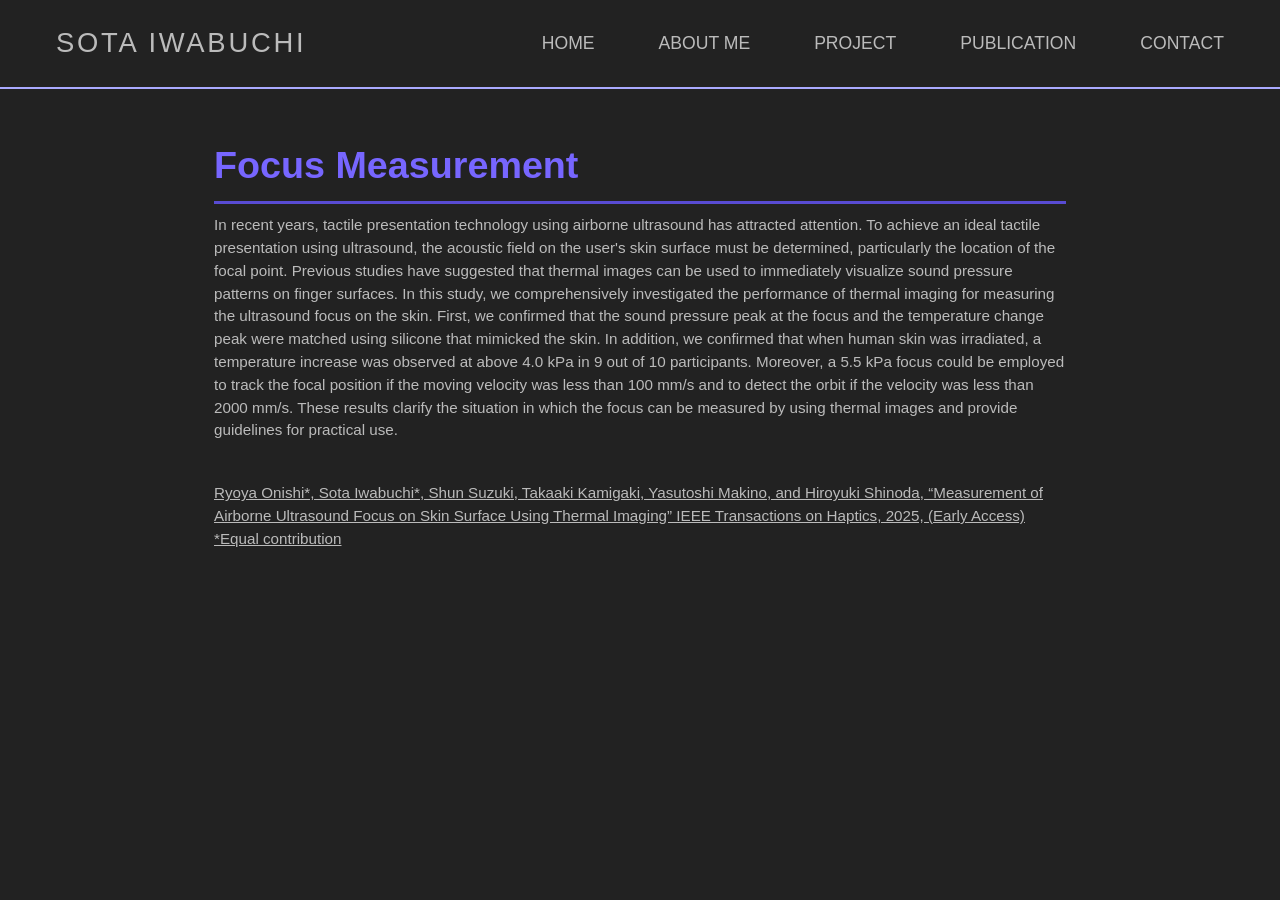
<file: project/focus_measurement/index.html>
<!DOCTYPE html><html lang="en"><head><meta charSet="utf-8"/><meta name="viewport" content="width=device-width, initial-scale=1"/><link rel="stylesheet" href="/_next/static/css/f30152c0704fba31.css" data-precedence="next"/><link rel="preload" as="script" fetchPriority="low" href="/_next/static/chunks/webpack-6acfd8bdcf7373ee.js"/><script src="/_next/static/chunks/4bd1b696-ad2abe4f257c152d.js" async=""></script><script src="/_next/static/chunks/684-5dcbdada5c59f0be.js" async=""></script><script src="/_next/static/chunks/main-app-38bd61942a6d34fe.js" async=""></script><script src="/_next/static/chunks/892-c40d90ba729574f8.js" async=""></script><script src="/_next/static/chunks/app/project/focus_measurement/page-754e420fec4d0d2a.js" async=""></script><title>Sota Iwabuchi</title><meta name="description" content="Sota Iwabuchi"/><link rel="icon" href="/favicon.ico" type="image/x-icon" sizes="256x199"/><script>document.querySelectorAll('body link[rel="icon"], body link[rel="apple-touch-icon"]').forEach(el => document.head.appendChild(el))</script><script src="/_next/static/chunks/polyfills-42372ed130431b0a.js" noModule=""></script></head><body style="margin:0;background-color:#222222" class="__variable_5cfdac __variable_9a8899 antialiased"><style data-emotion="css 1yvnx8m">.css-1yvnx8m{display:-webkit-box;display:-webkit-flex;display:-ms-flexbox;display:flex;-webkit-flex-direction:column;-ms-flex-direction:column;flex-direction:column;width:100%;box-sizing:border-box;-webkit-flex-shrink:0;-ms-flex-negative:0;flex-shrink:0;position:fixed;z-index:1100;top:0;left:auto;right:0;--AppBar-background:#FFFFFF;--AppBar-color:rgba(0, 0, 0, 0.87);background-color:var(--AppBar-background);color:var(--AppBar-color);box-shadow:none;background-color:#222222;border-bottom:2px solid #aaaaff;}@media print{.css-1yvnx8m{position:absolute;}}@media (min-width:0px){.css-1yvnx8m{display:none;}}@media (min-width:600px){.css-1yvnx8m{display:-webkit-box;display:-webkit-flex;display:-ms-flexbox;display:flex;}}</style><style data-emotion="css sk8apa">.css-sk8apa{background-color:#fff;color:#BBBBBB;-webkit-transition:box-shadow 300ms cubic-bezier(0.4, 0, 0.2, 1) 0ms;transition:box-shadow 300ms cubic-bezier(0.4, 0, 0.2, 1) 0ms;box-shadow:var(--Paper-shadow);background-image:var(--Paper-overlay);display:-webkit-box;display:-webkit-flex;display:-ms-flexbox;display:flex;-webkit-flex-direction:column;-ms-flex-direction:column;flex-direction:column;width:100%;box-sizing:border-box;-webkit-flex-shrink:0;-ms-flex-negative:0;flex-shrink:0;position:fixed;z-index:1100;top:0;left:auto;right:0;--AppBar-background:#FFFFFF;--AppBar-color:rgba(0, 0, 0, 0.87);background-color:var(--AppBar-background);color:var(--AppBar-color);box-shadow:none;background-color:#222222;border-bottom:2px solid #aaaaff;}@media print{.css-sk8apa{position:absolute;}}@media (min-width:0px){.css-sk8apa{display:none;}}@media (min-width:600px){.css-sk8apa{display:-webkit-box;display:-webkit-flex;display:-ms-flexbox;display:flex;}}</style><header class="MuiPaper-root MuiPaper-elevation MuiPaper-elevation4 MuiAppBar-root MuiAppBar-colorPrimary MuiAppBar-positionFixed mui-fixed css-sk8apa" style="--Paper-shadow:0px 2px 4px -1px rgba(0,0,0,0.2),0px 4px 5px 0px rgba(0,0,0,0.14),0px 1px 10px 0px rgba(0,0,0,0.12)"><style data-emotion="css awgou1">.css-awgou1{position:relative;display:-webkit-box;display:-webkit-flex;display:-ms-flexbox;display:flex;-webkit-align-items:center;-webkit-box-align:center;-ms-flex-align:center;align-items:center;padding-left:16px;padding-right:16px;min-height:56px;}@media (min-width:600px){.css-awgou1{padding-left:24px;padding-right:24px;}}@media (min-width:0px){@media (orientation: landscape){.css-awgou1{min-height:48px;}}}@media (min-width:600px){.css-awgou1{min-height:64px;}}</style><div class="MuiToolbar-root MuiToolbar-gutters MuiToolbar-regular css-awgou1"><style data-emotion="css 189ygou">.css-189ygou{width:100%;max-width:1500px;margin-left:auto;margin-right:auto;display:-webkit-box;display:-webkit-flex;display:-ms-flexbox;display:flex;-webkit-box-pack:justify;-webkit-justify-content:space-between;justify-content:space-between;-webkit-align-items:center;-webkit-box-align:center;-ms-flex-align:center;align-items:center;padding-top:12px;padding-bottom:12px;}</style><div class="MuiBox-root css-189ygou"><style data-emotion="css s44k9p">.css-s44k9p{margin:0;font-size:1.35rem;font-family:Arial,sans-serif;letter-spacing:0.1em;color:#BBBBBB;font-weight:300;line-height:1.167;margin-left:2rem;font-size:1.5rem;}@media (min-width:600px){.css-s44k9p{font-size:1.4996rem;}}@media (min-width:900px){.css-s44k9p{font-size:1.7138rem;}}@media (min-width:1200px){.css-s44k9p{font-size:1.7138rem;}}@media (min-width:0px){.css-s44k9p{display:none;}}@media (min-width:600px){.css-s44k9p{display:block;}}</style><h1 class="MuiTypography-root MuiTypography-h1 css-s44k9p">SOTA IWABUCHI</h1><style data-emotion="css 70qvj9">.css-70qvj9{display:-webkit-box;display:-webkit-flex;display:-ms-flexbox;display:flex;-webkit-align-items:center;-webkit-box-align:center;-ms-flex-align:center;align-items:center;}</style><div class="MuiBox-root css-70qvj9"><style data-emotion="css rntpfg">@media (min-width:0px){.css-rntpfg{display:none;}}@media (min-width:600px){.css-rntpfg{display:-webkit-box;display:-webkit-flex;display:-ms-flexbox;display:flex;}}</style><div class="MuiBox-root css-rntpfg"><style data-emotion="css 1cxxpzq">.css-1cxxpzq{font-family:inherit;font-weight:500;font-size:0.875rem;line-height:1.75;text-transform:uppercase;min-width:64px;padding:6px 16px;border:0;border-radius:4px;-webkit-transition:background-color 250ms cubic-bezier(0.4, 0, 0.2, 1) 0ms,box-shadow 250ms cubic-bezier(0.4, 0, 0.2, 1) 0ms,border-color 250ms cubic-bezier(0.4, 0, 0.2, 1) 0ms,color 250ms cubic-bezier(0.4, 0, 0.2, 1) 0ms;transition:background-color 250ms cubic-bezier(0.4, 0, 0.2, 1) 0ms,box-shadow 250ms cubic-bezier(0.4, 0, 0.2, 1) 0ms,border-color 250ms cubic-bezier(0.4, 0, 0.2, 1) 0ms,color 250ms cubic-bezier(0.4, 0, 0.2, 1) 0ms;padding:6px 8px;color:var(--variant-textColor);background-color:var(--variant-textBg);--variant-textColor:#FFFFFF;--variant-outlinedColor:#FFFFFF;--variant-outlinedBorder:rgba(255, 255, 255, 0.5);--variant-containedColor:rgba(0, 0, 0, 0.87);--variant-containedBg:#FFFFFF;-webkit-transition:background-color 250ms cubic-bezier(0.4, 0, 0.2, 1) 0ms,box-shadow 250ms cubic-bezier(0.4, 0, 0.2, 1) 0ms,border-color 250ms cubic-bezier(0.4, 0, 0.2, 1) 0ms;transition:background-color 250ms cubic-bezier(0.4, 0, 0.2, 1) 0ms,box-shadow 250ms cubic-bezier(0.4, 0, 0.2, 1) 0ms,border-color 250ms cubic-bezier(0.4, 0, 0.2, 1) 0ms;color:#BBBBBB;margin-left:16px;margin-right:16px;font-size:1.1rem;font-family:Arial,sans-serif;padding:1rem 1rem;}.css-1cxxpzq:hover{-webkit-text-decoration:none;text-decoration:none;}.css-1cxxpzq.Mui-disabled{color:rgba(0, 0, 0, 0.26);}@media (hover: hover){.css-1cxxpzq:hover{--variant-containedBg:rgb(178, 178, 178);--variant-textBg:rgba(255, 255, 255, 0.04);--variant-outlinedBorder:#FFFFFF;--variant-outlinedBg:rgba(255, 255, 255, 0.04);}}.css-1cxxpzq.MuiButton-loading{color:transparent;}.css-1cxxpzq:hover{background-color:rgba(210, 210, 210, 0.4);}.css-1cxxpzq:hover{color:#ffffff;}</style><style data-emotion="css 1gvcycg">.css-1gvcycg{display:-webkit-inline-box;display:-webkit-inline-flex;display:-ms-inline-flexbox;display:inline-flex;-webkit-align-items:center;-webkit-box-align:center;-ms-flex-align:center;align-items:center;-webkit-box-pack:center;-ms-flex-pack:center;-webkit-justify-content:center;justify-content:center;position:relative;box-sizing:border-box;-webkit-tap-highlight-color:transparent;background-color:transparent;outline:0;border:0;margin:0;border-radius:0;padding:0;cursor:pointer;-webkit-user-select:none;-moz-user-select:none;-ms-user-select:none;user-select:none;vertical-align:middle;-moz-appearance:none;-webkit-appearance:none;-webkit-text-decoration:none;text-decoration:none;color:inherit;font-family:inherit;font-weight:500;font-size:0.875rem;line-height:1.75;text-transform:uppercase;min-width:64px;padding:6px 16px;border:0;border-radius:4px;-webkit-transition:background-color 250ms cubic-bezier(0.4, 0, 0.2, 1) 0ms,box-shadow 250ms cubic-bezier(0.4, 0, 0.2, 1) 0ms,border-color 250ms cubic-bezier(0.4, 0, 0.2, 1) 0ms,color 250ms cubic-bezier(0.4, 0, 0.2, 1) 0ms;transition:background-color 250ms cubic-bezier(0.4, 0, 0.2, 1) 0ms,box-shadow 250ms cubic-bezier(0.4, 0, 0.2, 1) 0ms,border-color 250ms cubic-bezier(0.4, 0, 0.2, 1) 0ms,color 250ms cubic-bezier(0.4, 0, 0.2, 1) 0ms;padding:6px 8px;color:var(--variant-textColor);background-color:var(--variant-textBg);--variant-textColor:#FFFFFF;--variant-outlinedColor:#FFFFFF;--variant-outlinedBorder:rgba(255, 255, 255, 0.5);--variant-containedColor:rgba(0, 0, 0, 0.87);--variant-containedBg:#FFFFFF;-webkit-transition:background-color 250ms cubic-bezier(0.4, 0, 0.2, 1) 0ms,box-shadow 250ms cubic-bezier(0.4, 0, 0.2, 1) 0ms,border-color 250ms cubic-bezier(0.4, 0, 0.2, 1) 0ms;transition:background-color 250ms cubic-bezier(0.4, 0, 0.2, 1) 0ms,box-shadow 250ms cubic-bezier(0.4, 0, 0.2, 1) 0ms,border-color 250ms cubic-bezier(0.4, 0, 0.2, 1) 0ms;color:#BBBBBB;margin-left:16px;margin-right:16px;font-size:1.1rem;font-family:Arial,sans-serif;padding:1rem 1rem;}.css-1gvcycg::-moz-focus-inner{border-style:none;}.css-1gvcycg.Mui-disabled{pointer-events:none;cursor:default;}@media print{.css-1gvcycg{-webkit-print-color-adjust:exact;color-adjust:exact;}}.css-1gvcycg:hover{-webkit-text-decoration:none;text-decoration:none;}.css-1gvcycg.Mui-disabled{color:rgba(0, 0, 0, 0.26);}@media (hover: hover){.css-1gvcycg:hover{--variant-containedBg:rgb(178, 178, 178);--variant-textBg:rgba(255, 255, 255, 0.04);--variant-outlinedBorder:#FFFFFF;--variant-outlinedBg:rgba(255, 255, 255, 0.04);}}.css-1gvcycg.MuiButton-loading{color:transparent;}.css-1gvcycg:hover{background-color:rgba(210, 210, 210, 0.4);}.css-1gvcycg:hover{color:#ffffff;}</style><button class="MuiButtonBase-root MuiButton-root MuiButton-text MuiButton-textPrimary MuiButton-sizeMedium MuiButton-textSizeMedium MuiButton-colorPrimary MuiButton-root MuiButton-text MuiButton-textPrimary MuiButton-sizeMedium MuiButton-textSizeMedium MuiButton-colorPrimary css-1gvcycg" tabindex="0" type="button">Home</button><button class="MuiButtonBase-root MuiButton-root MuiButton-text MuiButton-textPrimary MuiButton-sizeMedium MuiButton-textSizeMedium MuiButton-colorPrimary MuiButton-root MuiButton-text MuiButton-textPrimary MuiButton-sizeMedium MuiButton-textSizeMedium MuiButton-colorPrimary css-1gvcycg" tabindex="0" type="button">About Me</button><button class="MuiButtonBase-root MuiButton-root MuiButton-text MuiButton-textPrimary MuiButton-sizeMedium MuiButton-textSizeMedium MuiButton-colorPrimary MuiButton-root MuiButton-text MuiButton-textPrimary MuiButton-sizeMedium MuiButton-textSizeMedium MuiButton-colorPrimary css-1gvcycg" tabindex="0" type="button">Project</button><button class="MuiButtonBase-root MuiButton-root MuiButton-text MuiButton-textPrimary MuiButton-sizeMedium MuiButton-textSizeMedium MuiButton-colorPrimary MuiButton-root MuiButton-text MuiButton-textPrimary MuiButton-sizeMedium MuiButton-textSizeMedium MuiButton-colorPrimary css-1gvcycg" tabindex="0" type="button">Publication</button><button class="MuiButtonBase-root MuiButton-root MuiButton-text MuiButton-textPrimary MuiButton-sizeMedium MuiButton-textSizeMedium MuiButton-colorPrimary MuiButton-root MuiButton-text MuiButton-textPrimary MuiButton-sizeMedium MuiButton-textSizeMedium MuiButton-colorPrimary css-1gvcycg" tabindex="0" type="button">Contact</button></div></div></div></div></header><style data-emotion="css 1stjfw5">.css-1stjfw5{text-align:center;-webkit-flex:0 0 auto;-ms-flex:0 0 auto;flex:0 0 auto;font-size:1.5rem;padding:8px;border-radius:50%;color:rgba(0, 0, 0, 0.54);-webkit-transition:background-color 150ms cubic-bezier(0.4, 0, 0.2, 1) 0ms;transition:background-color 150ms cubic-bezier(0.4, 0, 0.2, 1) 0ms;--IconButton-hoverBg:rgba(0, 0, 0, 0.04);color:#BBBBBB;position:fixed;top:10px;right:10px;z-index:1100;font-size:40px;}.css-1stjfw5:hover{background-color:var(--IconButton-hoverBg);}@media (hover: none){.css-1stjfw5:hover{background-color:transparent;}}.css-1stjfw5.Mui-disabled{background-color:transparent;color:rgba(0, 0, 0, 0.26);}.css-1stjfw5.MuiIconButton-loading{color:transparent;}@media (min-width:0px){.css-1stjfw5{display:block;}}@media (min-width:600px){.css-1stjfw5{display:none;}}</style><style data-emotion="css 6qxid8">.css-6qxid8{display:-webkit-inline-box;display:-webkit-inline-flex;display:-ms-inline-flexbox;display:inline-flex;-webkit-align-items:center;-webkit-box-align:center;-ms-flex-align:center;align-items:center;-webkit-box-pack:center;-ms-flex-pack:center;-webkit-justify-content:center;justify-content:center;position:relative;box-sizing:border-box;-webkit-tap-highlight-color:transparent;background-color:transparent;outline:0;border:0;margin:0;border-radius:0;padding:0;cursor:pointer;-webkit-user-select:none;-moz-user-select:none;-ms-user-select:none;user-select:none;vertical-align:middle;-moz-appearance:none;-webkit-appearance:none;-webkit-text-decoration:none;text-decoration:none;color:inherit;text-align:center;-webkit-flex:0 0 auto;-ms-flex:0 0 auto;flex:0 0 auto;font-size:1.5rem;padding:8px;border-radius:50%;color:rgba(0, 0, 0, 0.54);-webkit-transition:background-color 150ms cubic-bezier(0.4, 0, 0.2, 1) 0ms;transition:background-color 150ms cubic-bezier(0.4, 0, 0.2, 1) 0ms;--IconButton-hoverBg:rgba(0, 0, 0, 0.04);color:#BBBBBB;position:fixed;top:10px;right:10px;z-index:1100;font-size:40px;}.css-6qxid8::-moz-focus-inner{border-style:none;}.css-6qxid8.Mui-disabled{pointer-events:none;cursor:default;}@media print{.css-6qxid8{-webkit-print-color-adjust:exact;color-adjust:exact;}}.css-6qxid8:hover{background-color:var(--IconButton-hoverBg);}@media (hover: none){.css-6qxid8:hover{background-color:transparent;}}.css-6qxid8.Mui-disabled{background-color:transparent;color:rgba(0, 0, 0, 0.26);}.css-6qxid8.MuiIconButton-loading{color:transparent;}@media (min-width:0px){.css-6qxid8{display:block;}}@media (min-width:600px){.css-6qxid8{display:none;}}</style><button class="MuiButtonBase-root MuiIconButton-root MuiIconButton-sizeMedium css-6qxid8" tabindex="0" type="button"><style data-emotion="css 2bffa6">.css-2bffa6{-webkit-user-select:none;-moz-user-select:none;-ms-user-select:none;user-select:none;width:1em;height:1em;display:inline-block;-webkit-flex-shrink:0;-ms-flex-negative:0;flex-shrink:0;-webkit-transition:fill 200ms cubic-bezier(0.4, 0, 0.2, 1) 0ms;transition:fill 200ms cubic-bezier(0.4, 0, 0.2, 1) 0ms;fill:currentColor;font-size:1.5rem;font-size:40px;}</style><svg class="MuiSvgIcon-root MuiSvgIcon-fontSizeMedium css-2bffa6" focusable="false" aria-hidden="true" viewBox="0 0 24 24"><path d="M3 18h18v-2H3zm0-5h18v-2H3zm0-7v2h18V6z"></path></svg></button><style data-emotion="css gaoqtk">.css-gaoqtk{min-height:100vh;background-color:#222222;-webkit-background-size:cover;background-size:cover;background-repeat:no-repeat;}</style><div class="MuiBox-root css-gaoqtk"><style data-emotion="css 1wfq688">.css-1wfq688{width:100%;margin-left:auto;box-sizing:border-box;margin-right:auto;padding-left:16px;padding-right:16px;padding-top:64px;padding-bottom:64px;}@media (min-width:600px){.css-1wfq688{padding-left:24px;padding-right:24px;}}@media (min-width:900px){.css-1wfq688{max-width:900px;}}</style><div class="MuiContainer-root MuiContainer-maxWidthMd css-1wfq688"><style data-emotion="css wp9ebn">.css-wp9ebn{margin:0;font-family:Arial,sans-serif;color:#7766FF;font-weight:bold;margin-top:5rem;font-size:1.65rem;line-height:1.167;margin-bottom:0.35em;}@media (min-width:600px){.css-wp9ebn{font-size:1.928rem;}}@media (min-width:900px){.css-wp9ebn{font-size:2.1422rem;}}@media (min-width:1200px){.css-wp9ebn{font-size:2.3565rem;}}</style><h3 class="MuiTypography-root MuiTypography-h3 MuiTypography-gutterBottom css-wp9ebn">Focus Measurement</h3><style data-emotion="css 1fot25t">.css-1fot25t{border-top:3px solid #000;width:100%;margin:10px 0;border-color:#6655FF;opacity:0.8;}</style><div class="MuiBox-root css-1fot25t"></div><style data-emotion="css 1tbksmi">.css-1tbksmi{margin:0;font-family:Noto-sans,sans-serif;color:#BBBBBB;font-size:0.95rem;font-weight:400;line-height:1.5;margin-bottom:40px;}</style><p class="MuiTypography-root MuiTypography-body1 css-1tbksmi">In recent years, tactile presentation technology using airborne ultrasound has attracted attention. To achieve an ideal tactile presentation using ultrasound, the acoustic field on the user&#x27;s skin surface must be determined, particularly the location of the focal point. Previous studies have suggested that thermal images can be used to immediately visualize sound pressure patterns on finger surfaces. In this study, we comprehensively investigated the performance of thermal imaging for measuring the ultrasound focus on the skin. First, we confirmed that the sound pressure peak at the focus and the temperature change peak were matched using silicone that mimicked the skin. In addition, we confirmed that when human skin was irradiated, a temperature increase was observed at above 4.0 kPa in 9 out of 10 participants. Moreover, a 5.5 kPa focus could be employed to track the focal position if the moving velocity was less than 100 mm/s and to detect the orbit if the velocity was less than 2000 mm/s. These results clarify the situation in which the focus can be measured by using thermal images and provide guidelines for practical use.</p><style data-emotion="css 1iyvtc4">.css-1iyvtc4{margin:0;font-family:Noto-sans,sans-serif;color:#BBBBBB;font-size:0.95rem;font-weight:400;line-height:1.5;-webkit-text-decoration:underline;text-decoration:underline;}.css-1iyvtc4:hover{-webkit-text-decoration:underline;text-decoration:underline;color:#6655FF;}</style><a class="MuiTypography-root MuiTypography-body1 css-1iyvtc4" href="https://ieeexplore.ieee.org/document/10906472">Ryoya Onishi*, Sota Iwabuchi*, Shun Suzuki, Takaaki Kamigaki, Yasutoshi Makino, and Hiroyuki Shinoda, “Measurement of Airborne Ultrasound Focus on Skin Surface Using Thermal Imaging” IEEE Transactions on Haptics, 2025, (Early Access) *Equal contribution</a></div></div><!--$--><!--/$--><!--$--><!--/$--><script src="/_next/static/chunks/webpack-6acfd8bdcf7373ee.js" async=""></script><script>(self.__next_f=self.__next_f||[]).push([0])</script><script>self.__next_f.push([1,"1:\"$Sreact.fragment\"\n2:I[7555,[],\"\"]\n3:I[1295,[],\"\"]\n4:I[894,[],\"ClientPageRoot\"]\n5:I[6333,[\"892\",\"static/chunks/892-c40d90ba729574f8.js\",\"944\",\"static/chunks/app/project/focus_measurement/page-754e420fec4d0d2a.js\"],\"default\"]\n8:I[9665,[],\"MetadataBoundary\"]\na:I[9665,[],\"OutletBoundary\"]\nd:I[4911,[],\"AsyncMetadataOutlet\"]\nf:I[9665,[],\"ViewportBoundary\"]\n11:I[6614,[],\"\"]\n:HL[\"/_next/static/css/f30152c0704fba31.css\",\"style\"]\n"])</script><script>self.__next_f.push([1,"0:{\"P\":null,\"b\":\"QpmVQmor8FvHCY1kr7ySG\",\"p\":\"\",\"c\":[\"\",\"project\",\"focus_measurement\",\"\"],\"i\":false,\"f\":[[[\"\",{\"children\":[\"project\",{\"children\":[\"focus_measurement\",{\"children\":[\"__PAGE__\",{}]}]}]},\"$undefined\",\"$undefined\",true],[\"\",[\"$\",\"$1\",\"c\",{\"children\":[[[\"$\",\"link\",\"0\",{\"rel\":\"stylesheet\",\"href\":\"/_next/static/css/f30152c0704fba31.css\",\"precedence\":\"next\",\"crossOrigin\":\"$undefined\",\"nonce\":\"$undefined\"}]],[\"$\",\"html\",null,{\"lang\":\"en\",\"children\":[\"$\",\"body\",null,{\"style\":{\"margin\":0,\"backgroundColor\":\"#222222\"},\"className\":\"__variable_5cfdac __variable_9a8899 antialiased\",\"children\":[\"$\",\"$L2\",null,{\"parallelRouterKey\":\"children\",\"error\":\"$undefined\",\"errorStyles\":\"$undefined\",\"errorScripts\":\"$undefined\",\"template\":[\"$\",\"$L3\",null,{}],\"templateStyles\":\"$undefined\",\"templateScripts\":\"$undefined\",\"notFound\":[[[\"$\",\"title\",null,{\"children\":\"404: This page could not be found.\"}],[\"$\",\"div\",null,{\"style\":{\"fontFamily\":\"system-ui,\\\"Segoe UI\\\",Roboto,Helvetica,Arial,sans-serif,\\\"Apple Color Emoji\\\",\\\"Segoe UI Emoji\\\"\",\"height\":\"100vh\",\"textAlign\":\"center\",\"display\":\"flex\",\"flexDirection\":\"column\",\"alignItems\":\"center\",\"justifyContent\":\"center\"},\"children\":[\"$\",\"div\",null,{\"children\":[[\"$\",\"style\",null,{\"dangerouslySetInnerHTML\":{\"__html\":\"body{color:#000;background:#fff;margin:0}.next-error-h1{border-right:1px solid rgba(0,0,0,.3)}@media (prefers-color-scheme:dark){body{color:#fff;background:#000}.next-error-h1{border-right:1px solid rgba(255,255,255,.3)}}\"}}],[\"$\",\"h1\",null,{\"className\":\"next-error-h1\",\"style\":{\"display\":\"inline-block\",\"margin\":\"0 20px 0 0\",\"padding\":\"0 23px 0 0\",\"fontSize\":24,\"fontWeight\":500,\"verticalAlign\":\"top\",\"lineHeight\":\"49px\"},\"children\":404}],[\"$\",\"div\",null,{\"style\":{\"display\":\"inline-block\"},\"children\":[\"$\",\"h2\",null,{\"style\":{\"fontSize\":14,\"fontWeight\":400,\"lineHeight\":\"49px\",\"margin\":0},\"children\":\"This page could not be found.\"}]}]]}]}]],[]],\"forbidden\":\"$undefined\",\"unauthorized\":\"$undefined\"}]}]}]]}],{\"children\":[\"project\",[\"$\",\"$1\",\"c\",{\"children\":[null,[\"$\",\"$L2\",null,{\"parallelRouterKey\":\"children\",\"error\":\"$undefined\",\"errorStyles\":\"$undefined\",\"errorScripts\":\"$undefined\",\"template\":[\"$\",\"$L3\",null,{}],\"templateStyles\":\"$undefined\",\"templateScripts\":\"$undefined\",\"notFound\":\"$undefined\",\"forbidden\":\"$undefined\",\"unauthorized\":\"$undefined\"}]]}],{\"children\":[\"focus_measurement\",[\"$\",\"$1\",\"c\",{\"children\":[null,[\"$\",\"$L2\",null,{\"parallelRouterKey\":\"children\",\"error\":\"$undefined\",\"errorStyles\":\"$undefined\",\"errorScripts\":\"$undefined\",\"template\":[\"$\",\"$L3\",null,{}],\"templateStyles\":\"$undefined\",\"templateScripts\":\"$undefined\",\"notFound\":\"$undefined\",\"forbidden\":\"$undefined\",\"unauthorized\":\"$undefined\"}]]}],{\"children\":[\"__PAGE__\",[\"$\",\"$1\",\"c\",{\"children\":[[\"$\",\"$L4\",null,{\"Component\":\"$5\",\"searchParams\":{},\"params\":{},\"promises\":[\"$@6\",\"$@7\"]}],[\"$\",\"$L8\",null,{\"children\":\"$L9\"}],null,[\"$\",\"$La\",null,{\"children\":[\"$Lb\",\"$Lc\",[\"$\",\"$Ld\",null,{\"promise\":\"$@e\"}]]}]]}],{},null,false]},null,false]},null,false]},null,false],[\"$\",\"$1\",\"h\",{\"children\":[null,[\"$\",\"$1\",\"ssTq1b1oDY-y3aBHu71hN\",{\"children\":[[\"$\",\"$Lf\",null,{\"children\":\"$L10\"}],null]}],null]}],false]],\"m\":\"$undefined\",\"G\":[\"$11\",\"$undefined\"],\"s\":false,\"S\":true}\n"])</script><script>self.__next_f.push([1,"12:\"$Sreact.suspense\"\n13:I[4911,[],\"AsyncMetadata\"]\n6:{}\n7:{}\n9:[\"$\",\"$12\",null,{\"fallback\":null,\"children\":[\"$\",\"$L13\",null,{\"promise\":\"$@14\"}]}]\n"])</script><script>self.__next_f.push([1,"c:null\n"])</script><script>self.__next_f.push([1,"10:[[\"$\",\"meta\",\"0\",{\"charSet\":\"utf-8\"}],[\"$\",\"meta\",\"1\",{\"name\":\"viewport\",\"content\":\"width=device-width, initial-scale=1\"}]]\nb:null\n"])</script><script>self.__next_f.push([1,"14:{\"metadata\":[[\"$\",\"title\",\"0\",{\"children\":\"Sota Iwabuchi\"}],[\"$\",\"meta\",\"1\",{\"name\":\"description\",\"content\":\"Sota Iwabuchi\"}],[\"$\",\"link\",\"2\",{\"rel\":\"icon\",\"href\":\"/favicon.ico\",\"type\":\"image/x-icon\",\"sizes\":\"256x199\"}]],\"error\":null,\"digest\":\"$undefined\"}\ne:{\"metadata\":\"$14:metadata\",\"error\":null,\"digest\":\"$undefined\"}\n"])</script></body></html>
</file>
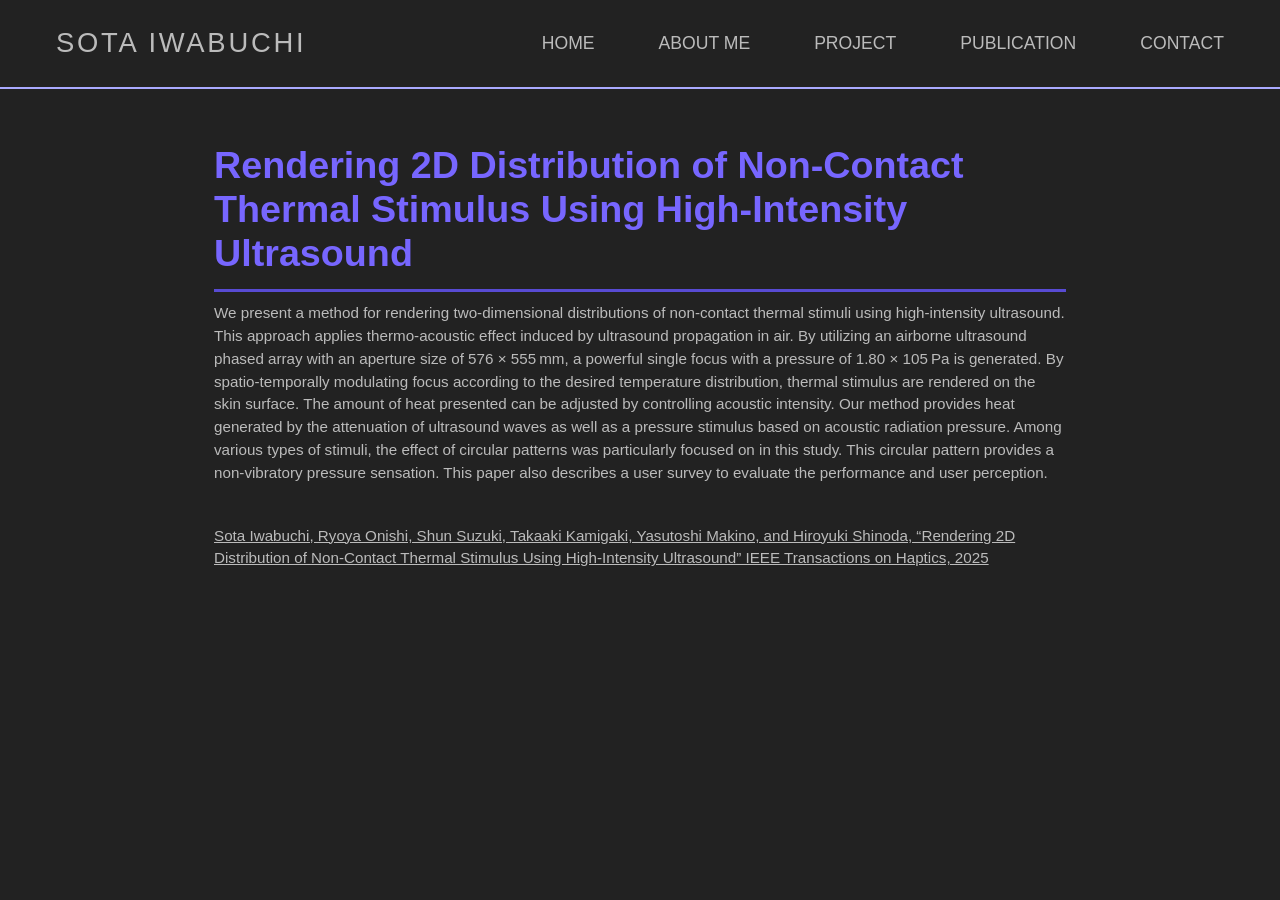
<file: project/thermal_presentation/index.html>
<!DOCTYPE html><html lang="en"><head><meta charSet="utf-8"/><meta name="viewport" content="width=device-width, initial-scale=1"/><link rel="stylesheet" href="/_next/static/css/f30152c0704fba31.css" data-precedence="next"/><link rel="preload" as="script" fetchPriority="low" href="/_next/static/chunks/webpack-6acfd8bdcf7373ee.js"/><script src="/_next/static/chunks/4bd1b696-ad2abe4f257c152d.js" async=""></script><script src="/_next/static/chunks/684-5dcbdada5c59f0be.js" async=""></script><script src="/_next/static/chunks/main-app-38bd61942a6d34fe.js" async=""></script><script src="/_next/static/chunks/892-c40d90ba729574f8.js" async=""></script><script src="/_next/static/chunks/app/project/thermal_presentation/page-21928727b7b9ba2f.js" async=""></script><title>Sota Iwabuchi</title><meta name="description" content="Sota Iwabuchi"/><link rel="icon" href="/favicon.ico" type="image/x-icon" sizes="256x199"/><script>document.querySelectorAll('body link[rel="icon"], body link[rel="apple-touch-icon"]').forEach(el => document.head.appendChild(el))</script><script src="/_next/static/chunks/polyfills-42372ed130431b0a.js" noModule=""></script></head><body style="margin:0;background-color:#222222" class="__variable_5cfdac __variable_9a8899 antialiased"><style data-emotion="css 1yvnx8m">.css-1yvnx8m{display:-webkit-box;display:-webkit-flex;display:-ms-flexbox;display:flex;-webkit-flex-direction:column;-ms-flex-direction:column;flex-direction:column;width:100%;box-sizing:border-box;-webkit-flex-shrink:0;-ms-flex-negative:0;flex-shrink:0;position:fixed;z-index:1100;top:0;left:auto;right:0;--AppBar-background:#FFFFFF;--AppBar-color:rgba(0, 0, 0, 0.87);background-color:var(--AppBar-background);color:var(--AppBar-color);box-shadow:none;background-color:#222222;border-bottom:2px solid #aaaaff;}@media print{.css-1yvnx8m{position:absolute;}}@media (min-width:0px){.css-1yvnx8m{display:none;}}@media (min-width:600px){.css-1yvnx8m{display:-webkit-box;display:-webkit-flex;display:-ms-flexbox;display:flex;}}</style><style data-emotion="css sk8apa">.css-sk8apa{background-color:#fff;color:#BBBBBB;-webkit-transition:box-shadow 300ms cubic-bezier(0.4, 0, 0.2, 1) 0ms;transition:box-shadow 300ms cubic-bezier(0.4, 0, 0.2, 1) 0ms;box-shadow:var(--Paper-shadow);background-image:var(--Paper-overlay);display:-webkit-box;display:-webkit-flex;display:-ms-flexbox;display:flex;-webkit-flex-direction:column;-ms-flex-direction:column;flex-direction:column;width:100%;box-sizing:border-box;-webkit-flex-shrink:0;-ms-flex-negative:0;flex-shrink:0;position:fixed;z-index:1100;top:0;left:auto;right:0;--AppBar-background:#FFFFFF;--AppBar-color:rgba(0, 0, 0, 0.87);background-color:var(--AppBar-background);color:var(--AppBar-color);box-shadow:none;background-color:#222222;border-bottom:2px solid #aaaaff;}@media print{.css-sk8apa{position:absolute;}}@media (min-width:0px){.css-sk8apa{display:none;}}@media (min-width:600px){.css-sk8apa{display:-webkit-box;display:-webkit-flex;display:-ms-flexbox;display:flex;}}</style><header class="MuiPaper-root MuiPaper-elevation MuiPaper-elevation4 MuiAppBar-root MuiAppBar-colorPrimary MuiAppBar-positionFixed mui-fixed css-sk8apa" style="--Paper-shadow:0px 2px 4px -1px rgba(0,0,0,0.2),0px 4px 5px 0px rgba(0,0,0,0.14),0px 1px 10px 0px rgba(0,0,0,0.12)"><style data-emotion="css awgou1">.css-awgou1{position:relative;display:-webkit-box;display:-webkit-flex;display:-ms-flexbox;display:flex;-webkit-align-items:center;-webkit-box-align:center;-ms-flex-align:center;align-items:center;padding-left:16px;padding-right:16px;min-height:56px;}@media (min-width:600px){.css-awgou1{padding-left:24px;padding-right:24px;}}@media (min-width:0px){@media (orientation: landscape){.css-awgou1{min-height:48px;}}}@media (min-width:600px){.css-awgou1{min-height:64px;}}</style><div class="MuiToolbar-root MuiToolbar-gutters MuiToolbar-regular css-awgou1"><style data-emotion="css 189ygou">.css-189ygou{width:100%;max-width:1500px;margin-left:auto;margin-right:auto;display:-webkit-box;display:-webkit-flex;display:-ms-flexbox;display:flex;-webkit-box-pack:justify;-webkit-justify-content:space-between;justify-content:space-between;-webkit-align-items:center;-webkit-box-align:center;-ms-flex-align:center;align-items:center;padding-top:12px;padding-bottom:12px;}</style><div class="MuiBox-root css-189ygou"><style data-emotion="css s44k9p">.css-s44k9p{margin:0;font-size:1.35rem;font-family:Arial,sans-serif;letter-spacing:0.1em;color:#BBBBBB;font-weight:300;line-height:1.167;margin-left:2rem;font-size:1.5rem;}@media (min-width:600px){.css-s44k9p{font-size:1.4996rem;}}@media (min-width:900px){.css-s44k9p{font-size:1.7138rem;}}@media (min-width:1200px){.css-s44k9p{font-size:1.7138rem;}}@media (min-width:0px){.css-s44k9p{display:none;}}@media (min-width:600px){.css-s44k9p{display:block;}}</style><h1 class="MuiTypography-root MuiTypography-h1 css-s44k9p">SOTA IWABUCHI</h1><style data-emotion="css 70qvj9">.css-70qvj9{display:-webkit-box;display:-webkit-flex;display:-ms-flexbox;display:flex;-webkit-align-items:center;-webkit-box-align:center;-ms-flex-align:center;align-items:center;}</style><div class="MuiBox-root css-70qvj9"><style data-emotion="css rntpfg">@media (min-width:0px){.css-rntpfg{display:none;}}@media (min-width:600px){.css-rntpfg{display:-webkit-box;display:-webkit-flex;display:-ms-flexbox;display:flex;}}</style><div class="MuiBox-root css-rntpfg"><style data-emotion="css 1cxxpzq">.css-1cxxpzq{font-family:inherit;font-weight:500;font-size:0.875rem;line-height:1.75;text-transform:uppercase;min-width:64px;padding:6px 16px;border:0;border-radius:4px;-webkit-transition:background-color 250ms cubic-bezier(0.4, 0, 0.2, 1) 0ms,box-shadow 250ms cubic-bezier(0.4, 0, 0.2, 1) 0ms,border-color 250ms cubic-bezier(0.4, 0, 0.2, 1) 0ms,color 250ms cubic-bezier(0.4, 0, 0.2, 1) 0ms;transition:background-color 250ms cubic-bezier(0.4, 0, 0.2, 1) 0ms,box-shadow 250ms cubic-bezier(0.4, 0, 0.2, 1) 0ms,border-color 250ms cubic-bezier(0.4, 0, 0.2, 1) 0ms,color 250ms cubic-bezier(0.4, 0, 0.2, 1) 0ms;padding:6px 8px;color:var(--variant-textColor);background-color:var(--variant-textBg);--variant-textColor:#FFFFFF;--variant-outlinedColor:#FFFFFF;--variant-outlinedBorder:rgba(255, 255, 255, 0.5);--variant-containedColor:rgba(0, 0, 0, 0.87);--variant-containedBg:#FFFFFF;-webkit-transition:background-color 250ms cubic-bezier(0.4, 0, 0.2, 1) 0ms,box-shadow 250ms cubic-bezier(0.4, 0, 0.2, 1) 0ms,border-color 250ms cubic-bezier(0.4, 0, 0.2, 1) 0ms;transition:background-color 250ms cubic-bezier(0.4, 0, 0.2, 1) 0ms,box-shadow 250ms cubic-bezier(0.4, 0, 0.2, 1) 0ms,border-color 250ms cubic-bezier(0.4, 0, 0.2, 1) 0ms;color:#BBBBBB;margin-left:16px;margin-right:16px;font-size:1.1rem;font-family:Arial,sans-serif;padding:1rem 1rem;}.css-1cxxpzq:hover{-webkit-text-decoration:none;text-decoration:none;}.css-1cxxpzq.Mui-disabled{color:rgba(0, 0, 0, 0.26);}@media (hover: hover){.css-1cxxpzq:hover{--variant-containedBg:rgb(178, 178, 178);--variant-textBg:rgba(255, 255, 255, 0.04);--variant-outlinedBorder:#FFFFFF;--variant-outlinedBg:rgba(255, 255, 255, 0.04);}}.css-1cxxpzq.MuiButton-loading{color:transparent;}.css-1cxxpzq:hover{background-color:rgba(210, 210, 210, 0.4);}.css-1cxxpzq:hover{color:#ffffff;}</style><style data-emotion="css 1gvcycg">.css-1gvcycg{display:-webkit-inline-box;display:-webkit-inline-flex;display:-ms-inline-flexbox;display:inline-flex;-webkit-align-items:center;-webkit-box-align:center;-ms-flex-align:center;align-items:center;-webkit-box-pack:center;-ms-flex-pack:center;-webkit-justify-content:center;justify-content:center;position:relative;box-sizing:border-box;-webkit-tap-highlight-color:transparent;background-color:transparent;outline:0;border:0;margin:0;border-radius:0;padding:0;cursor:pointer;-webkit-user-select:none;-moz-user-select:none;-ms-user-select:none;user-select:none;vertical-align:middle;-moz-appearance:none;-webkit-appearance:none;-webkit-text-decoration:none;text-decoration:none;color:inherit;font-family:inherit;font-weight:500;font-size:0.875rem;line-height:1.75;text-transform:uppercase;min-width:64px;padding:6px 16px;border:0;border-radius:4px;-webkit-transition:background-color 250ms cubic-bezier(0.4, 0, 0.2, 1) 0ms,box-shadow 250ms cubic-bezier(0.4, 0, 0.2, 1) 0ms,border-color 250ms cubic-bezier(0.4, 0, 0.2, 1) 0ms,color 250ms cubic-bezier(0.4, 0, 0.2, 1) 0ms;transition:background-color 250ms cubic-bezier(0.4, 0, 0.2, 1) 0ms,box-shadow 250ms cubic-bezier(0.4, 0, 0.2, 1) 0ms,border-color 250ms cubic-bezier(0.4, 0, 0.2, 1) 0ms,color 250ms cubic-bezier(0.4, 0, 0.2, 1) 0ms;padding:6px 8px;color:var(--variant-textColor);background-color:var(--variant-textBg);--variant-textColor:#FFFFFF;--variant-outlinedColor:#FFFFFF;--variant-outlinedBorder:rgba(255, 255, 255, 0.5);--variant-containedColor:rgba(0, 0, 0, 0.87);--variant-containedBg:#FFFFFF;-webkit-transition:background-color 250ms cubic-bezier(0.4, 0, 0.2, 1) 0ms,box-shadow 250ms cubic-bezier(0.4, 0, 0.2, 1) 0ms,border-color 250ms cubic-bezier(0.4, 0, 0.2, 1) 0ms;transition:background-color 250ms cubic-bezier(0.4, 0, 0.2, 1) 0ms,box-shadow 250ms cubic-bezier(0.4, 0, 0.2, 1) 0ms,border-color 250ms cubic-bezier(0.4, 0, 0.2, 1) 0ms;color:#BBBBBB;margin-left:16px;margin-right:16px;font-size:1.1rem;font-family:Arial,sans-serif;padding:1rem 1rem;}.css-1gvcycg::-moz-focus-inner{border-style:none;}.css-1gvcycg.Mui-disabled{pointer-events:none;cursor:default;}@media print{.css-1gvcycg{-webkit-print-color-adjust:exact;color-adjust:exact;}}.css-1gvcycg:hover{-webkit-text-decoration:none;text-decoration:none;}.css-1gvcycg.Mui-disabled{color:rgba(0, 0, 0, 0.26);}@media (hover: hover){.css-1gvcycg:hover{--variant-containedBg:rgb(178, 178, 178);--variant-textBg:rgba(255, 255, 255, 0.04);--variant-outlinedBorder:#FFFFFF;--variant-outlinedBg:rgba(255, 255, 255, 0.04);}}.css-1gvcycg.MuiButton-loading{color:transparent;}.css-1gvcycg:hover{background-color:rgba(210, 210, 210, 0.4);}.css-1gvcycg:hover{color:#ffffff;}</style><button class="MuiButtonBase-root MuiButton-root MuiButton-text MuiButton-textPrimary MuiButton-sizeMedium MuiButton-textSizeMedium MuiButton-colorPrimary MuiButton-root MuiButton-text MuiButton-textPrimary MuiButton-sizeMedium MuiButton-textSizeMedium MuiButton-colorPrimary css-1gvcycg" tabindex="0" type="button">Home</button><button class="MuiButtonBase-root MuiButton-root MuiButton-text MuiButton-textPrimary MuiButton-sizeMedium MuiButton-textSizeMedium MuiButton-colorPrimary MuiButton-root MuiButton-text MuiButton-textPrimary MuiButton-sizeMedium MuiButton-textSizeMedium MuiButton-colorPrimary css-1gvcycg" tabindex="0" type="button">About Me</button><button class="MuiButtonBase-root MuiButton-root MuiButton-text MuiButton-textPrimary MuiButton-sizeMedium MuiButton-textSizeMedium MuiButton-colorPrimary MuiButton-root MuiButton-text MuiButton-textPrimary MuiButton-sizeMedium MuiButton-textSizeMedium MuiButton-colorPrimary css-1gvcycg" tabindex="0" type="button">Project</button><button class="MuiButtonBase-root MuiButton-root MuiButton-text MuiButton-textPrimary MuiButton-sizeMedium MuiButton-textSizeMedium MuiButton-colorPrimary MuiButton-root MuiButton-text MuiButton-textPrimary MuiButton-sizeMedium MuiButton-textSizeMedium MuiButton-colorPrimary css-1gvcycg" tabindex="0" type="button">Publication</button><button class="MuiButtonBase-root MuiButton-root MuiButton-text MuiButton-textPrimary MuiButton-sizeMedium MuiButton-textSizeMedium MuiButton-colorPrimary MuiButton-root MuiButton-text MuiButton-textPrimary MuiButton-sizeMedium MuiButton-textSizeMedium MuiButton-colorPrimary css-1gvcycg" tabindex="0" type="button">Contact</button></div></div></div></div></header><style data-emotion="css 1stjfw5">.css-1stjfw5{text-align:center;-webkit-flex:0 0 auto;-ms-flex:0 0 auto;flex:0 0 auto;font-size:1.5rem;padding:8px;border-radius:50%;color:rgba(0, 0, 0, 0.54);-webkit-transition:background-color 150ms cubic-bezier(0.4, 0, 0.2, 1) 0ms;transition:background-color 150ms cubic-bezier(0.4, 0, 0.2, 1) 0ms;--IconButton-hoverBg:rgba(0, 0, 0, 0.04);color:#BBBBBB;position:fixed;top:10px;right:10px;z-index:1100;font-size:40px;}.css-1stjfw5:hover{background-color:var(--IconButton-hoverBg);}@media (hover: none){.css-1stjfw5:hover{background-color:transparent;}}.css-1stjfw5.Mui-disabled{background-color:transparent;color:rgba(0, 0, 0, 0.26);}.css-1stjfw5.MuiIconButton-loading{color:transparent;}@media (min-width:0px){.css-1stjfw5{display:block;}}@media (min-width:600px){.css-1stjfw5{display:none;}}</style><style data-emotion="css 6qxid8">.css-6qxid8{display:-webkit-inline-box;display:-webkit-inline-flex;display:-ms-inline-flexbox;display:inline-flex;-webkit-align-items:center;-webkit-box-align:center;-ms-flex-align:center;align-items:center;-webkit-box-pack:center;-ms-flex-pack:center;-webkit-justify-content:center;justify-content:center;position:relative;box-sizing:border-box;-webkit-tap-highlight-color:transparent;background-color:transparent;outline:0;border:0;margin:0;border-radius:0;padding:0;cursor:pointer;-webkit-user-select:none;-moz-user-select:none;-ms-user-select:none;user-select:none;vertical-align:middle;-moz-appearance:none;-webkit-appearance:none;-webkit-text-decoration:none;text-decoration:none;color:inherit;text-align:center;-webkit-flex:0 0 auto;-ms-flex:0 0 auto;flex:0 0 auto;font-size:1.5rem;padding:8px;border-radius:50%;color:rgba(0, 0, 0, 0.54);-webkit-transition:background-color 150ms cubic-bezier(0.4, 0, 0.2, 1) 0ms;transition:background-color 150ms cubic-bezier(0.4, 0, 0.2, 1) 0ms;--IconButton-hoverBg:rgba(0, 0, 0, 0.04);color:#BBBBBB;position:fixed;top:10px;right:10px;z-index:1100;font-size:40px;}.css-6qxid8::-moz-focus-inner{border-style:none;}.css-6qxid8.Mui-disabled{pointer-events:none;cursor:default;}@media print{.css-6qxid8{-webkit-print-color-adjust:exact;color-adjust:exact;}}.css-6qxid8:hover{background-color:var(--IconButton-hoverBg);}@media (hover: none){.css-6qxid8:hover{background-color:transparent;}}.css-6qxid8.Mui-disabled{background-color:transparent;color:rgba(0, 0, 0, 0.26);}.css-6qxid8.MuiIconButton-loading{color:transparent;}@media (min-width:0px){.css-6qxid8{display:block;}}@media (min-width:600px){.css-6qxid8{display:none;}}</style><button class="MuiButtonBase-root MuiIconButton-root MuiIconButton-sizeMedium css-6qxid8" tabindex="0" type="button"><style data-emotion="css 2bffa6">.css-2bffa6{-webkit-user-select:none;-moz-user-select:none;-ms-user-select:none;user-select:none;width:1em;height:1em;display:inline-block;-webkit-flex-shrink:0;-ms-flex-negative:0;flex-shrink:0;-webkit-transition:fill 200ms cubic-bezier(0.4, 0, 0.2, 1) 0ms;transition:fill 200ms cubic-bezier(0.4, 0, 0.2, 1) 0ms;fill:currentColor;font-size:1.5rem;font-size:40px;}</style><svg class="MuiSvgIcon-root MuiSvgIcon-fontSizeMedium css-2bffa6" focusable="false" aria-hidden="true" viewBox="0 0 24 24"><path d="M3 18h18v-2H3zm0-5h18v-2H3zm0-7v2h18V6z"></path></svg></button><style data-emotion="css gaoqtk">.css-gaoqtk{min-height:100vh;background-color:#222222;-webkit-background-size:cover;background-size:cover;background-repeat:no-repeat;}</style><div class="MuiBox-root css-gaoqtk"><style data-emotion="css 1wfq688">.css-1wfq688{width:100%;margin-left:auto;box-sizing:border-box;margin-right:auto;padding-left:16px;padding-right:16px;padding-top:64px;padding-bottom:64px;}@media (min-width:600px){.css-1wfq688{padding-left:24px;padding-right:24px;}}@media (min-width:900px){.css-1wfq688{max-width:900px;}}</style><div class="MuiContainer-root MuiContainer-maxWidthMd css-1wfq688"><style data-emotion="css wp9ebn">.css-wp9ebn{margin:0;font-family:Arial,sans-serif;color:#7766FF;font-weight:bold;margin-top:5rem;font-size:1.65rem;line-height:1.167;margin-bottom:0.35em;}@media (min-width:600px){.css-wp9ebn{font-size:1.928rem;}}@media (min-width:900px){.css-wp9ebn{font-size:2.1422rem;}}@media (min-width:1200px){.css-wp9ebn{font-size:2.3565rem;}}</style><h3 class="MuiTypography-root MuiTypography-h3 MuiTypography-gutterBottom css-wp9ebn">Rendering 2D Distribution of Non-Contact Thermal Stimulus Using High-Intensity Ultrasound</h3><style data-emotion="css 1fot25t">.css-1fot25t{border-top:3px solid #000;width:100%;margin:10px 0;border-color:#6655FF;opacity:0.8;}</style><div class="MuiBox-root css-1fot25t"></div><style data-emotion="css 1tbksmi">.css-1tbksmi{margin:0;font-family:Noto-sans,sans-serif;color:#BBBBBB;font-size:0.95rem;font-weight:400;line-height:1.5;margin-bottom:40px;}</style><p class="MuiTypography-root MuiTypography-body1 css-1tbksmi">We present a method for rendering two-dimensional distributions of non-contact thermal stimuli using high-intensity ultrasound. This approach applies thermo-acoustic effect induced by ultrasound propagation in air. By utilizing an airborne ultrasound phased array with an aperture size of 576 × 555 mm, a powerful single focus with a pressure of 1.80 × 105 Pa is generated. By spatio-temporally modulating focus according to the desired temperature distribution, thermal stimulus are rendered on the skin surface. The amount of heat presented can be adjusted by controlling acoustic intensity. Our method provides heat generated by the attenuation of ultrasound waves as well as a pressure stimulus based on acoustic radiation pressure. Among various types of stimuli, the effect of circular patterns was particularly focused on in this study. This circular pattern provides a non-vibratory pressure sensation. This paper also describes a user survey to evaluate the performance and user perception.</p><style data-emotion="css 1iyvtc4">.css-1iyvtc4{margin:0;font-family:Noto-sans,sans-serif;color:#BBBBBB;font-size:0.95rem;font-weight:400;line-height:1.5;-webkit-text-decoration:underline;text-decoration:underline;}.css-1iyvtc4:hover{-webkit-text-decoration:underline;text-decoration:underline;color:#6655FF;}</style><a class="MuiTypography-root MuiTypography-body1 css-1iyvtc4" href="https://dl.acm.org/doi/10.1145/3706599.3721160">Sota Iwabuchi, Ryoya Onishi, Shun Suzuki, Takaaki Kamigaki, Yasutoshi Makino, and Hiroyuki Shinoda, “Rendering 2D Distribution of Non-Contact Thermal Stimulus Using High-Intensity Ultrasound” IEEE Transactions on Haptics, 2025</a></div></div><!--$--><!--/$--><!--$--><!--/$--><script src="/_next/static/chunks/webpack-6acfd8bdcf7373ee.js" async=""></script><script>(self.__next_f=self.__next_f||[]).push([0])</script><script>self.__next_f.push([1,"1:\"$Sreact.fragment\"\n2:I[7555,[],\"\"]\n3:I[1295,[],\"\"]\n4:I[894,[],\"ClientPageRoot\"]\n5:I[3508,[\"892\",\"static/chunks/892-c40d90ba729574f8.js\",\"857\",\"static/chunks/app/project/thermal_presentation/page-21928727b7b9ba2f.js\"],\"default\"]\n8:I[9665,[],\"MetadataBoundary\"]\na:I[9665,[],\"OutletBoundary\"]\nd:I[4911,[],\"AsyncMetadataOutlet\"]\nf:I[9665,[],\"ViewportBoundary\"]\n11:I[6614,[],\"\"]\n:HL[\"/_next/static/css/f30152c0704fba31.css\",\"style\"]\n"])</script><script>self.__next_f.push([1,"0:{\"P\":null,\"b\":\"QpmVQmor8FvHCY1kr7ySG\",\"p\":\"\",\"c\":[\"\",\"project\",\"thermal_presentation\",\"\"],\"i\":false,\"f\":[[[\"\",{\"children\":[\"project\",{\"children\":[\"thermal_presentation\",{\"children\":[\"__PAGE__\",{}]}]}]},\"$undefined\",\"$undefined\",true],[\"\",[\"$\",\"$1\",\"c\",{\"children\":[[[\"$\",\"link\",\"0\",{\"rel\":\"stylesheet\",\"href\":\"/_next/static/css/f30152c0704fba31.css\",\"precedence\":\"next\",\"crossOrigin\":\"$undefined\",\"nonce\":\"$undefined\"}]],[\"$\",\"html\",null,{\"lang\":\"en\",\"children\":[\"$\",\"body\",null,{\"style\":{\"margin\":0,\"backgroundColor\":\"#222222\"},\"className\":\"__variable_5cfdac __variable_9a8899 antialiased\",\"children\":[\"$\",\"$L2\",null,{\"parallelRouterKey\":\"children\",\"error\":\"$undefined\",\"errorStyles\":\"$undefined\",\"errorScripts\":\"$undefined\",\"template\":[\"$\",\"$L3\",null,{}],\"templateStyles\":\"$undefined\",\"templateScripts\":\"$undefined\",\"notFound\":[[[\"$\",\"title\",null,{\"children\":\"404: This page could not be found.\"}],[\"$\",\"div\",null,{\"style\":{\"fontFamily\":\"system-ui,\\\"Segoe UI\\\",Roboto,Helvetica,Arial,sans-serif,\\\"Apple Color Emoji\\\",\\\"Segoe UI Emoji\\\"\",\"height\":\"100vh\",\"textAlign\":\"center\",\"display\":\"flex\",\"flexDirection\":\"column\",\"alignItems\":\"center\",\"justifyContent\":\"center\"},\"children\":[\"$\",\"div\",null,{\"children\":[[\"$\",\"style\",null,{\"dangerouslySetInnerHTML\":{\"__html\":\"body{color:#000;background:#fff;margin:0}.next-error-h1{border-right:1px solid rgba(0,0,0,.3)}@media (prefers-color-scheme:dark){body{color:#fff;background:#000}.next-error-h1{border-right:1px solid rgba(255,255,255,.3)}}\"}}],[\"$\",\"h1\",null,{\"className\":\"next-error-h1\",\"style\":{\"display\":\"inline-block\",\"margin\":\"0 20px 0 0\",\"padding\":\"0 23px 0 0\",\"fontSize\":24,\"fontWeight\":500,\"verticalAlign\":\"top\",\"lineHeight\":\"49px\"},\"children\":404}],[\"$\",\"div\",null,{\"style\":{\"display\":\"inline-block\"},\"children\":[\"$\",\"h2\",null,{\"style\":{\"fontSize\":14,\"fontWeight\":400,\"lineHeight\":\"49px\",\"margin\":0},\"children\":\"This page could not be found.\"}]}]]}]}]],[]],\"forbidden\":\"$undefined\",\"unauthorized\":\"$undefined\"}]}]}]]}],{\"children\":[\"project\",[\"$\",\"$1\",\"c\",{\"children\":[null,[\"$\",\"$L2\",null,{\"parallelRouterKey\":\"children\",\"error\":\"$undefined\",\"errorStyles\":\"$undefined\",\"errorScripts\":\"$undefined\",\"template\":[\"$\",\"$L3\",null,{}],\"templateStyles\":\"$undefined\",\"templateScripts\":\"$undefined\",\"notFound\":\"$undefined\",\"forbidden\":\"$undefined\",\"unauthorized\":\"$undefined\"}]]}],{\"children\":[\"thermal_presentation\",[\"$\",\"$1\",\"c\",{\"children\":[null,[\"$\",\"$L2\",null,{\"parallelRouterKey\":\"children\",\"error\":\"$undefined\",\"errorStyles\":\"$undefined\",\"errorScripts\":\"$undefined\",\"template\":[\"$\",\"$L3\",null,{}],\"templateStyles\":\"$undefined\",\"templateScripts\":\"$undefined\",\"notFound\":\"$undefined\",\"forbidden\":\"$undefined\",\"unauthorized\":\"$undefined\"}]]}],{\"children\":[\"__PAGE__\",[\"$\",\"$1\",\"c\",{\"children\":[[\"$\",\"$L4\",null,{\"Component\":\"$5\",\"searchParams\":{},\"params\":{},\"promises\":[\"$@6\",\"$@7\"]}],[\"$\",\"$L8\",null,{\"children\":\"$L9\"}],null,[\"$\",\"$La\",null,{\"children\":[\"$Lb\",\"$Lc\",[\"$\",\"$Ld\",null,{\"promise\":\"$@e\"}]]}]]}],{},null,false]},null,false]},null,false]},null,false],[\"$\",\"$1\",\"h\",{\"children\":[null,[\"$\",\"$1\",\"7nt8Hmqz53GYFDkPNCKDd\",{\"children\":[[\"$\",\"$Lf\",null,{\"children\":\"$L10\"}],null]}],null]}],false]],\"m\":\"$undefined\",\"G\":[\"$11\",\"$undefined\"],\"s\":false,\"S\":true}\n"])</script><script>self.__next_f.push([1,"12:\"$Sreact.suspense\"\n13:I[4911,[],\"AsyncMetadata\"]\n6:{}\n7:{}\n9:[\"$\",\"$12\",null,{\"fallback\":null,\"children\":[\"$\",\"$L13\",null,{\"promise\":\"$@14\"}]}]\n"])</script><script>self.__next_f.push([1,"c:null\n"])</script><script>self.__next_f.push([1,"10:[[\"$\",\"meta\",\"0\",{\"charSet\":\"utf-8\"}],[\"$\",\"meta\",\"1\",{\"name\":\"viewport\",\"content\":\"width=device-width, initial-scale=1\"}]]\nb:null\n"])</script><script>self.__next_f.push([1,"14:{\"metadata\":[[\"$\",\"title\",\"0\",{\"children\":\"Sota Iwabuchi\"}],[\"$\",\"meta\",\"1\",{\"name\":\"description\",\"content\":\"Sota Iwabuchi\"}],[\"$\",\"link\",\"2\",{\"rel\":\"icon\",\"href\":\"/favicon.ico\",\"type\":\"image/x-icon\",\"sizes\":\"256x199\"}]],\"error\":null,\"digest\":\"$undefined\"}\ne:{\"metadata\":\"$14:metadata\",\"error\":null,\"digest\":\"$undefined\"}\n"])</script></body></html>
</file>
<file: _next/static/css/f30152c0704fba31.css>
@font-face{font-family:Geist;font-style:normal;font-weight:100 900;font-display:swap;src:url(/_next/static/media/8d697b304b401681-s.woff2) format("woff2");unicode-range:u+0301,u+0400-045f,u+0490-0491,u+04b0-04b1,u+2116}@font-face{font-family:Geist;font-style:normal;font-weight:100 900;font-display:swap;src:url(/_next/static/media/ba015fad6dcf6784-s.woff2) format("woff2");unicode-range:u+0100-02ba,u+02bd-02c5,u+02c7-02cc,u+02ce-02d7,u+02dd-02ff,u+0304,u+0308,u+0329,u+1d00-1dbf,u+1e00-1e9f,u+1ef2-1eff,u+2020,u+20a0-20ab,u+20ad-20c0,u+2113,u+2c60-2c7f,u+a720-a7ff}@font-face{font-family:Geist;font-style:normal;font-weight:100 900;font-display:swap;src:url(/_next/static/media/569ce4b8f30dc480-s.p.woff2) format("woff2");unicode-range:u+00??,u+0131,u+0152-0153,u+02bb-02bc,u+02c6,u+02da,u+02dc,u+0304,u+0308,u+0329,u+2000-206f,u+20ac,u+2122,u+2191,u+2193,u+2212,u+2215,u+feff,u+fffd}@font-face{font-family:Geist Fallback;src:local("Arial");ascent-override:95.94%;descent-override:28.16%;line-gap-override:0.00%;size-adjust:104.76%}.__className_5cfdac{font-family:Geist,Geist Fallback;font-style:normal}.__variable_5cfdac{--font-geist-sans:"Geist","Geist Fallback"}@font-face{font-family:Geist Mono;font-style:normal;font-weight:100 900;font-display:swap;src:url(/_next/static/media/9610d9e46709d722-s.woff2) format("woff2");unicode-range:u+0301,u+0400-045f,u+0490-0491,u+04b0-04b1,u+2116}@font-face{font-family:Geist Mono;font-style:normal;font-weight:100 900;font-display:swap;src:url(/_next/static/media/747892c23ea88013-s.woff2) format("woff2");unicode-range:u+0100-02ba,u+02bd-02c5,u+02c7-02cc,u+02ce-02d7,u+02dd-02ff,u+0304,u+0308,u+0329,u+1d00-1dbf,u+1e00-1e9f,u+1ef2-1eff,u+2020,u+20a0-20ab,u+20ad-20c0,u+2113,u+2c60-2c7f,u+a720-a7ff}@font-face{font-family:Geist Mono;font-style:normal;font-weight:100 900;font-display:swap;src:url(/_next/static/media/93f479601ee12b01-s.p.woff2) format("woff2");unicode-range:u+00??,u+0131,u+0152-0153,u+02bb-02bc,u+02c6,u+02da,u+02dc,u+0304,u+0308,u+0329,u+2000-206f,u+20ac,u+2122,u+2191,u+2193,u+2212,u+2215,u+feff,u+fffd}@font-face{font-family:Geist Mono Fallback;src:local("Arial");ascent-override:74.67%;descent-override:21.92%;line-gap-override:0.00%;size-adjust:134.59%}.__className_9a8899{font-family:Geist Mono,Geist Mono Fallback;font-style:normal}.__variable_9a8899{--font-geist-mono:"Geist Mono","Geist Mono Fallback"}
</file>
